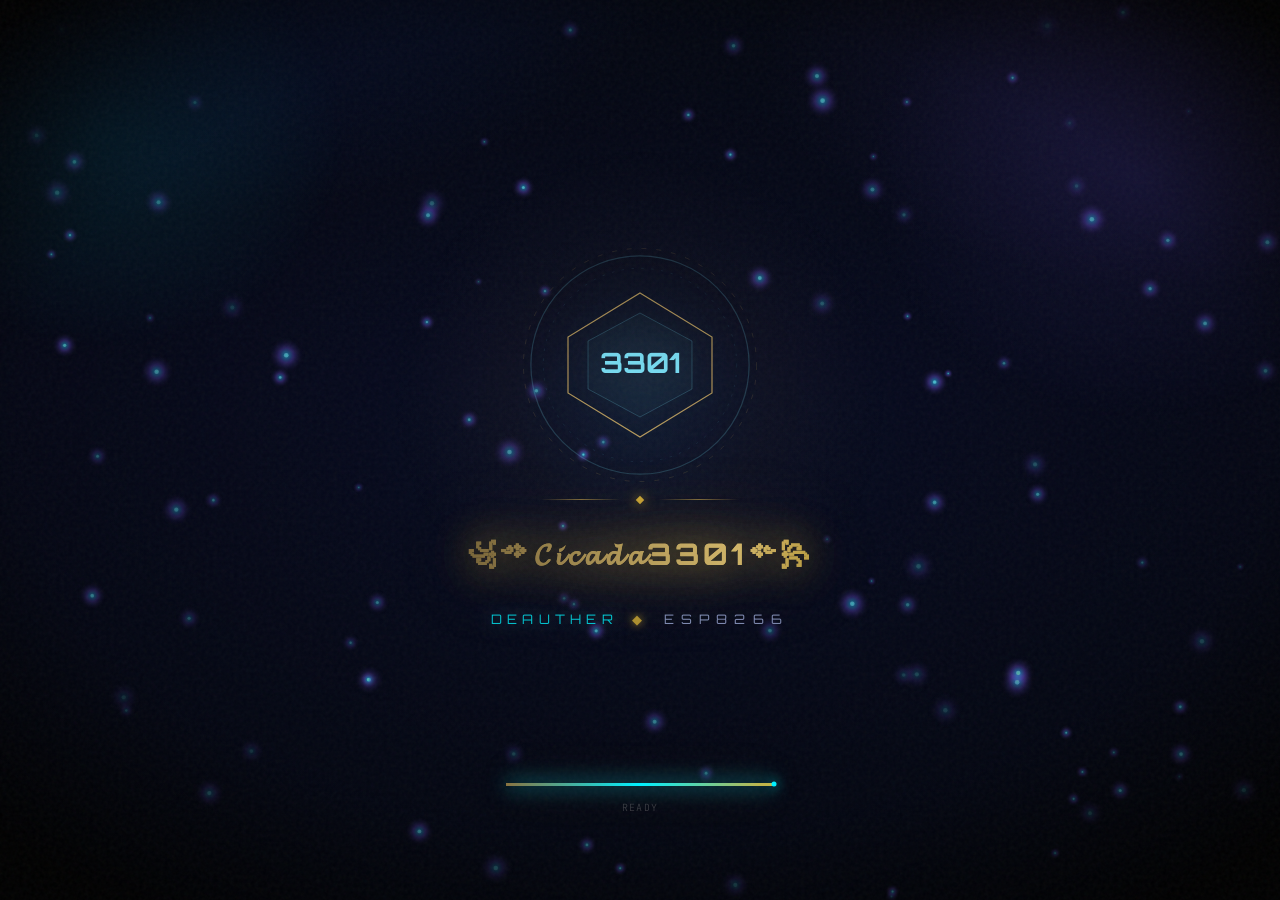
<file: web_interface/index.html>
<!DOCTYPE html>
<!-- saved from url=(0095)file:///C:/Users/denis/Desktop/esp/esp8266_deauther-2/esp8266_deauther/web_interface/index -->
<html lang="ru"><head><meta http-equiv="Content-Type" content="text/html; charset=UTF-8">
<meta name="viewport" content="width=device-width, initial-scale=1.0, maximum-scale=1.0, user-scalable=no, viewport-fit=cover">
<meta name="theme-color" content="#050a1b">
<title>Cicada3301 • Deauther</title>
<link rel="preconnect" href="https://fonts.googleapis.com/">
<link rel="preconnect" href="https://fonts.gstatic.com/" crossorigin="">
<link href="https://fonts.googleapis.com/css2?family=JetBrains+Mono:wght@400;500;700&family=Orbitron:wght@500;700;900&display=swap" rel="stylesheet">
<style>
    :root {
        --black: #050a1b;
        --void: #050a1b;
        --gold: #d4af37;
        --gold-bright: #f0d078;
        --gold-dim: #8a7340;
        --ice: #00f0ff;
        --ice-dim: rgba(0, 240, 255, 0.35);
        --white: #f4f6ff;
        --muted: #9aa8d8;
    }

    * {
        margin: 0;
        padding: 0;
        box-sizing: border-box;
    }

    html,
    body {
        width: 100%;
        height: 100%;
        min-height: 100vh;
        min-height: 100dvh;
        overflow: hidden;
        background:
            radial-gradient(900px 500px at 12% -8%, rgba(34, 85, 255, 0.22) 0%, transparent 58%),
            radial-gradient(760px 420px at 92% 6%, rgba(122, 92, 255, 0.20) 0%, transparent 55%),
            linear-gradient(180deg, #050a1b 0%, #070b22 42%, #050a1b 100%);
        color: var(--white);
        font-family: 'JetBrains Mono', monospace;
        -webkit-tap-highlight-color: transparent;
        touch-action: manipulation;
    }

    #starsBg {
        position: fixed;
        inset: 0;
        z-index: 0;
        pointer-events: none;
    }

    .bg-glow {
        position: fixed;
        inset: -20vh -20vw;
        z-index: 0;
        pointer-events: none;
        background:
            radial-gradient(closest-side at 20% 25%, rgba(0,240,255,0.14) 0%, transparent 68%),
            radial-gradient(closest-side at 78% 28%, rgba(122,92,255,0.16) 0%, transparent 70%);
        animation: bgFloat 14s ease-in-out infinite;
    }

    @keyframes bgFloat {
        0%, 100% { opacity: 0.85; }
        50% { opacity: 1; }
    }

    .splash {
        position: fixed;
        inset: 0;
        display: flex;
        align-items: center;
        justify-content: center;
        background: transparent;
        z-index: 2;
    }

    .splash.fade-out {
        animation: exit 0.9s cubic-bezier(0.4, 0, 1, 1) forwards;
    }

    @keyframes exit {
        to {
            opacity: 0;
            filter: blur(12px);
        }
    }

    /* мягкая виньетка — только по краям */
    .vignette {
        pointer-events: none;
        position: fixed;
        inset: 0;
        background: radial-gradient(ellipse 70% 65% at 50% 48%, transparent 0%, rgba(0, 0, 0, 0.4) 70%, #000 100%);
        z-index: 5;
    }

    /* тонкое свечение в центре */
    .glow-orb {
        pointer-events: none;
        position: fixed;
        width: min(520px, 90vw);
        height: min(520px, 90vw);
        left: 50%;
        top: 44%;
        transform: translate(-50%, -50%);
        background: radial-gradient(circle, rgba(126, 232, 255, 0.07) 0%, rgba(201, 169, 98, 0.04) 35%, transparent 68%);
        animation: orbPulse 4s ease-in-out infinite;
        z-index: 1;
    }

    @keyframes orbPulse {

        0%,
        100% {
            opacity: 0.7;
            transform: translate(-50%, -50%) scale(1);
        }

        50% {
            opacity: 1;
            transform: translate(-50%, -50%) scale(1.06);
        }
    }

    .noise {
        pointer-events: none;
        position: fixed;
        inset: 0;
        opacity: 0.045;
        z-index: 6;
        background-image: url("data:image/svg+xml,%3Csvg viewBox='0 0 256 256' xmlns='http://www.w3.org/2000/svg'%3E%3Cfilter id='n'%3E%3CfeTurbulence type='fractalNoise' baseFrequency='0.85' numOctaves='4' stitchTiles='stitch'/%3E%3C/filter%3E%3Crect width='100%25' height='100%25' filter='url(%23n)'/%3E%3C/svg%3E");
    }

    .stars {
        pointer-events: none;
        position: fixed;
        inset: 0;
        z-index: 0;
    }

    .star {
        position: absolute;
        background: #fff;
        border-radius: 50%;
        opacity: 0;
        animation: twinkle 3s ease-in-out infinite;
    }

    @keyframes twinkle {

        0%,
        100% {
            opacity: 0.15;
        }

        50% {
            opacity: 0.7;
        }
    }

    .frame {
        position: relative;
        z-index: 4;
        text-align: center;
        padding: 2rem 1.5rem;
        padding-top: max(1.5rem, env(safe-area-inset-top));
        padding-left: max(1rem, env(safe-area-inset-left));
        padding-right: max(1rem, env(safe-area-inset-right));
        max-width: 100%;
        width: 100%;
        animation: frameIn 2s cubic-bezier(0.16, 1, 0.3, 1) forwards;
        opacity: 0;
    }

    @keyframes frameIn {
        to {
            opacity: 1;
        }
    }

    /* SVG-эмблема */
    .emblem {
        width: min(200px, 52vw);
        height: min(200px, 52vw);
        margin: 0 auto 2rem;
        position: relative;
        opacity: 0;
        animation: emblemIn 1.6s cubic-bezier(0.16, 1, 0.3, 1) 0.25s forwards,
            emblemFloat 5s ease-in-out 1.9s infinite;
    }

    @keyframes emblemIn {
        from {
            opacity: 0;
            transform: translateY(20px) scale(0.92);
            filter: blur(10px);
        }

        to {
            opacity: 1;
            transform: translateY(0) scale(1);
            filter: blur(0);
        }
    }

    @keyframes emblemFloat {

        0%,
        100% {
            transform: translateY(0);
        }

        50% {
            transform: translateY(-8px);
        }
    }

    .emblem svg {
        width: 100%;
        height: 100%;
        filter: drop-shadow(0 0 24px rgba(126, 232, 255, 0.25)) drop-shadow(0 0 48px rgba(201, 169, 98, 0.15));
    }

    .ring-svg {
        position: absolute;
        inset: -12%;
        animation: spinSlow 20s linear infinite;
    }

    .ring-svg.rev {
        animation-direction: reverse;
        animation-duration: 14s;
    }

    @keyframes spinSlow {
        to {
            transform: rotate(360deg);
        }
    }

    .ornament {
        display: flex;
        align-items: center;
        justify-content: center;
        gap: 1rem;
        margin-bottom: 1.2rem;
        opacity: 0;
        animation: lineIn 1.2s cubic-bezier(0.16, 1, 0.3, 1) 1s forwards;
    }

    .ornament-line {
        height: 1px;
        width: min(80px, 18vw);
        background: linear-gradient(90deg, transparent, var(--gold-dim), transparent);
    }

    .ornament-diamond {
        width: 6px;
        height: 6px;
        background: var(--gold);
        transform: rotate(45deg);
        box-shadow: 0 0 12px var(--gold);
    }

    @keyframes lineIn {
        from {
            opacity: 0;
            transform: scaleX(0.3);
        }

        to {
            opacity: 1;
            transform: scaleX(1);
        }
    }

    .title {
        font-family: 'Cinzel', 'Orbitron', serif;
        font-weight: 700;
        font-size: clamp(1.15rem, 5vw, 1.85rem);
        letter-spacing: 0.12em;
        line-height: 1.35;
        position: relative;
        max-width: 100%;
        width: 100%;
        padding: 0 0.25rem;
        margin: 0 auto;
    }

    .title-spin-wrap {
        display: flex;
        align-items: center;
        justify-content: center;
        width: 100%;
        min-height: 4rem;
        margin: 0 auto;
        opacity: 0;
        perspective: 1000px;
        perspective-origin: 50% 50%;
        animation: titleReveal 1.5s cubic-bezier(0.16, 1, 0.3, 1) 1.15s forwards;
    }

    .title-spin-wrap.spin-active .title-spin-text {
        animation: titleSpinMeridian 20s linear infinite, goldShimmer 5s ease-in-out infinite;
    }

    .title-spin-wrap.spin-active .title-spin-text:nth-child(2) {
        animation: titleSpinMeridian2 20s linear infinite, goldShimmer 5s ease-in-out infinite;
        position: absolute;
    }

    .title-spin-text {
        display: inline-block;
        transform-origin: center center;
        transform-style: preserve-3d;
        -webkit-backface-visibility: hidden;
        backface-visibility: hidden;
        white-space: nowrap;
        padding: 0.2rem 0.5rem;
        will-change: transform;
        background: linear-gradient(105deg, var(--gold-dim) 0%, var(--gold-bright) 35%, var(--gold) 50%, var(--gold-bright) 65%, var(--gold-dim) 100%);
        background-size: 220% auto;
        -webkit-background-clip: text;
        background-clip: text;
        color: transparent;
        -webkit-text-fill-color: transparent;
        filter: drop-shadow(0 0 20px rgba(212, 175, 55, 0.5)) drop-shadow(0 0 40px rgba(201, 169, 98, 0.28));
    }

    .title-spin-short {
        display: none;
    }

    /* Вращение по меридиану — вокруг вертикальной оси (как глобус), не в плоскости экрана */
    @keyframes titleSpinMeridian {
        from { transform: rotateY(0deg); }
        to   { transform: rotateY(360deg); }
    }

    @keyframes titleSpinMeridian2 {
        from { transform: rotateY(180deg); }
        to   { transform: rotateY(540deg); }
    }

    @keyframes titleReveal {
        from {
            opacity: 0;
            transform: translateY(18px);
            filter: blur(10px);
        }

        to {
            opacity: 1;
            transform: translateY(0);
            filter: blur(0);
        }
    }

    @keyframes goldShimmer {
        0%, 100% {
            background-position: 0% center;
        }

        50% {
            background-position: 100% center;
        }
    }

    .subtitle {
        margin-top: 1.6rem;
        font-family: 'Orbitron', sans-serif;
        font-weight: 400;
        font-size: clamp(0.65rem, 2.8vw, 0.82rem);
        letter-spacing: 0.55em;
        text-transform: uppercase;
        color: var(--muted);
        animation: subUp 0.9s ease 0.85s both;
        display: flex;
        flex-wrap: wrap;
        align-items: center;
        justify-content: center;
        gap: 0.35rem 0.6rem;
        max-width: 100%;
    }

    .subtitle .hl {
        color: var(--ice);
        letter-spacing: 0.4em;
        text-shadow: 0 0 16px rgba(126, 232, 255, 0.5);
    }

    .subtitle .dot {
        color: var(--gold);
        margin: 0 0.35em;
        text-shadow: 0 0 8px var(--gold);
    }

    @keyframes subUp {
        from {
            opacity: 0;
            transform: translateY(12px);
            letter-spacing: 0.7em;
        }

        to {
            opacity: 1;
            transform: translateY(0);
        }
    }

    .progress-area {
        position: fixed;
        bottom: max(1.25rem, env(safe-area-inset-bottom));
        left: 0;
        right: 0;
        margin-left: auto;
        margin-right: auto;
        width: min(300px, calc(100vw - 2rem));
        z-index: 7;
        animation: subUp 1s cubic-bezier(0.16, 1, 0.3, 1) 1.85s both;
        padding: 0 1rem;
        box-sizing: border-box;
        display: flex;
        flex-direction: column;
        align-items: center;
        text-align: center;
    }

    .progress-labels {
        width: 100%;
        max-width: 300px;
        display: flex;
        flex-direction: column;
        align-items: center;
        text-align: center;
    }

    .progress-track {
        width: 100%;
        max-width: 280px;
        height: 1px;
        background: rgba(255, 255, 255, 0.08);
        position: relative;
        overflow: visible;
        margin: 0 auto;
    }

    .progress-glow {
        position: absolute;
        top: -1px;
        left: 0;
        height: 3px;
        width: 0;
        background: linear-gradient(90deg, var(--gold-dim), var(--ice), var(--gold));
        box-shadow: 0 0 20px var(--ice), 0 0 40px rgba(201, 169, 98, 0.4);
        animation: progress 3.2s cubic-bezier(0.4, 0, 0.2, 1) 0.4s forwards;
    }

    @keyframes progress {
        to {
            width: 100%;
        }
    }

    .progress-dot {
        position: absolute;
        right: 0;
        top: 50%;
        width: 5px;
        height: 5px;
        background: var(--ice);
        border-radius: 50%;
        transform: translate(50%, -50%) scale(0);
        box-shadow: 0 0 12px var(--ice);
        animation: dotPop 0.4s cubic-bezier(0.16, 1, 0.3, 1) 4.85s forwards;
    }

    @keyframes dotPop {
        to {
            transform: translate(50%, -50%) scale(1);
        }
    }

    .hint {
        margin-top: 1rem;
        font-family: 'JetBrains Mono', monospace;
        font-size: 0.62rem;
        font-weight: 300;
        letter-spacing: 0.12em;
        text-transform: uppercase;
        color: #3a3a42;
        text-align: center;
        width: 100%;
        line-height: 1.5;
        overflow-wrap: break-word;
        word-break: break-word;
    }

    .skip-hint {
        margin-top: 0.45rem;
        font-size: 0.55rem;
        letter-spacing: 0.06em;
        color: #4a4a55;
        text-align: center;
        width: 100%;
    }

    .skip-short {
        display: none;
    }

    .start-btn {
        display: inline-block;
        margin-top: 1.25rem;
        padding: 0.85rem 2.2rem;
        font-family: 'Orbitron', sans-serif;
        font-size: 0.75rem;
        font-weight: 700;
        letter-spacing: 0.2em;
        text-transform: uppercase;
        text-decoration: none;
        color: var(--void);
        background: linear-gradient(135deg, var(--gold) 0%, var(--gold-dim) 100%);
        border: 1px solid rgba(201, 169, 98, 0.6);
        border-radius: 4px;
        box-shadow: 0 0 24px rgba(201, 169, 98, 0.35), 0 4px 20px rgba(0, 0, 0, 0.4);
        opacity: 0;
        transform: translateY(12px);
        pointer-events: none;
        transition: opacity 0.5s ease, transform 0.5s ease, box-shadow 0.25s ease;
    }

    .start-btn.visible {
        opacity: 1;
        transform: translateY(0);
        pointer-events: auto;
        animation: startPulse 2.5s ease-in-out infinite;
    }

    .start-btn.visible:hover,
    .start-btn.visible:focus {
        box-shadow: 0 0 32px rgba(110, 231, 255, 0.45), 0 0 20px rgba(201, 169, 98, 0.5);
        outline: none;
    }

    @keyframes startPulse {

        0%,
        100% {
            box-shadow: 0 0 24px rgba(201, 169, 98, 0.35), 0 4px 20px rgba(0, 0, 0, 0.4);
        }

        50% {
            box-shadow: 0 0 36px rgba(110, 231, 255, 0.4), 0 4px 24px rgba(0, 0, 0, 0.45);
        }
    }

    @media (min-width: 769px) {
        .skip-hint {
            display: none;
        }
    }

    .scan-bar {
        pointer-events: none;
        position: fixed;
        left: 0;
        right: 0;
        height: 2px;
        background: linear-gradient(90deg, transparent, var(--ice), transparent);
        opacity: 0;
        z-index: 8;
        animation: scanMove 2.5s ease-in-out 0.6s infinite;
    }

    @keyframes scanMove {
        0% {
            top: 15%;
            opacity: 0;
        }

        10% {
            opacity: 0.35;
        }

        90% {
            opacity: 0.35;
        }

        100% {
            top: 85%;
            opacity: 0;
        }
    }

    /* ——— Мобильные ——— */
    @media (max-width: 768px) {
        .glow-orb {
            width: 100vw;
            height: 100vw;
            top: 42%;
        }

        .emblem {
            width: min(168px, 58vw);
            height: min(168px, 58vw);
            margin-bottom: 1.35rem;
        }

        .frame {
            padding-top: max(2.5rem, env(safe-area-inset-top));
            padding-bottom: 5.5rem;
        }

        .ornament {
            gap: 0.55rem;
            margin-bottom: 0.85rem;
        }

        .ornament-line {
            width: min(48px, 14vw);
        }

        .title-spin-full {
            display: none;
        }

        .title-spin-short {
            display: flex;
            font-size: clamp(1.35rem, 7.5vw, 1.75rem);
            letter-spacing: 0.08em;
        }

        .subtitle {
            margin-top: 1rem;
            letter-spacing: 0.22em;
            font-size: 0.72rem;
        }

        .subtitle .hl,
        .subtitle .dot,
        .subtitle .sub-esp {
            letter-spacing: 0.18em;
        }

        .progress-area {
            width: min(280px, calc(100vw - 1.5rem));
        }

        .progress-track {
            max-width: 260px;
        }

        .hint {
            font-size: 0.56rem;
            letter-spacing: 0.06em;
            margin-top: 0.75rem;
        }

        .skip-hint {
            letter-spacing: 0.04em;
            font-size: 0.52rem;
        }

        .skip-long {
            display: none;
        }

        .skip-short {
            display: inline;
        }
    }

    @media (max-width: 480px) {
        .emblem {
            width: min(140px, 52vw);
            height: min(140px, 52vw);
            margin-bottom: 1rem;
        }

        @keyframes emblemFloat {

            0%,
            100% {
                transform: translateY(0);
            }

            50% {
                transform: translateY(-4px);
            }
        }

        .title-spin-short {
            font-size: clamp(1.2rem, 8vw, 1.5rem);
            letter-spacing: 0.05em;
        }

        .subtitle {
            flex-direction: column;
            gap: 0.25rem;
            letter-spacing: 0.15em;
        }

        .subtitle .dot {
            display: none;
        }

        .progress-area {
            width: min(260px, calc(100vw - 1.25rem));
        }

        .progress-track {
            max-width: 240px;
        }

        .hint {
            font-size: 0.5rem;
            letter-spacing: 0.04em;
        }

        .skip-hint {
            font-size: 0.48rem;
        }
    }

    @media (max-width: 390px) {
        .emblem {
            width: 128px;
            height: 128px;
        }

        .title-spin-short {
            font-size: 1.15rem;
        }

        .subtitle {
            font-size: 0.65rem;
        }

        .frame {
            padding-bottom: 6.5rem;
        }
    }

    @media (prefers-reduced-motion: reduce) {

        .emblem,
        .glow-orb,
        .scan-bar,
        .star,
        .ring-svg,
        .title-spin-text {
            animation: none !important;
        }

        .title-spin-wrap.spin-active .title-spin-text {
            transform: none;
        }

        .splash.fade-out {
            animation-duration: 0.35s;
        }
    }
</style>
</head><body>
<canvas id="starsBg"></canvas>
<div class="bg-glow"></div>
<div class="splash" id="splash">
    <div class="stars" id="stars"><div class="star" style="width: 1px; height: 1px; left: 23.398%; top: 45.4481%; animation-delay: 1.05823s; animation-duration: 5.97242s;"></div><div class="star" style="width: 1px; height: 1px; left: 48.207%; top: 68.4161%; animation-delay: 2.79787s; animation-duration: 3.24367s;"></div><div class="star" style="width: 1px; height: 1px; left: 84.0458%; top: 19.7852%; animation-delay: 2.17319s; animation-duration: 2.09282s;"></div><div class="star" style="width: 1px; height: 1px; left: 10.4846%; top: 6.63827%; animation-delay: 0.98892s; animation-duration: 4.7463s;"></div><div class="star" style="width: 1px; height: 1px; left: 46.0388%; top: 58.0072%; animation-delay: 1.57314s; animation-duration: 5.34919s;"></div><div class="star" style="width: 1px; height: 1px; left: 40.5915%; top: 10.9497%; animation-delay: 0.328365s; animation-duration: 5.62787s;"></div><div class="star" style="width: 1px; height: 1px; left: 88.8323%; top: 28.576%; animation-delay: 0.164521s; animation-duration: 3.41435s;"></div><div class="star" style="width: 1px; height: 1px; left: 66.7591%; top: 55.8249%; animation-delay: 1.34701s; animation-duration: 3.56989s;"></div><div class="star" style="width: 1px; height: 1px; left: 21.0682%; top: 80.4693%; animation-delay: 2.8857s; animation-duration: 5.03567s;"></div><div class="star" style="width: 1px; height: 1px; left: 89.2374%; top: 65.8877%; animation-delay: 2.76491s; animation-duration: 4.29749s;"></div><div class="star" style="width: 1px; height: 1px; left: 65.7741%; top: 55.2174%; animation-delay: 1.53355s; animation-duration: 4.53361s;"></div><div class="star" style="width: 1px; height: 1px; left: 5.42456%; top: 36.2636%; animation-delay: 1.91811s; animation-duration: 3.46499s;"></div><div class="star" style="width: 1px; height: 1px; left: 34.4228%; top: 98.5152%; animation-delay: 1.63032s; animation-duration: 2.56406s;"></div><div class="star" style="width: 2px; height: 2px; left: 34.026%; top: 2.15989%; animation-delay: 1.49911s; animation-duration: 2.84149s;"></div><div class="star" style="width: 1px; height: 1px; left: 91.1774%; top: 49.6988%; animation-delay: 0.0995742s; animation-duration: 5.99229s;"></div><div class="star" style="width: 1px; height: 1px; left: 14.2454%; top: 44.3046%; animation-delay: 1.81871s; animation-duration: 4.98344s;"></div><div class="star" style="width: 1px; height: 1px; left: 7.71206%; top: 73.5085%; animation-delay: 1.85488s; animation-duration: 2.8652s;"></div><div class="star" style="width: 1px; height: 1px; left: 17.7899%; top: 84.3826%; animation-delay: 1.41964s; animation-duration: 2.13241s;"></div><div class="star" style="width: 1px; height: 1px; left: 41.69%; top: 46.4187%; animation-delay: 2.45203s; animation-duration: 4.00465s;"></div><div class="star" style="width: 1px; height: 1px; left: 15.5465%; top: 39.8737%; animation-delay: 2.6345s; animation-duration: 2.733s;"></div><div class="star" style="width: 1px; height: 1px; left: 31.813%; top: 80.8727%; animation-delay: 1.60118s; animation-duration: 4.8904s;"></div><div class="star" style="width: 1px; height: 1px; left: 54.0618%; top: 60.5031%; animation-delay: 1.44505s; animation-duration: 4.89041s;"></div><div class="star" style="width: 1px; height: 1px; left: 15.0055%; top: 81.2703%; animation-delay: 2.31409s; animation-duration: 2.13986s;"></div><div class="star" style="width: 1px; height: 1px; left: 29.1404%; top: 57.671%; animation-delay: 2.49637s; animation-duration: 3.37737s;"></div><div class="star" style="width: 1px; height: 1px; left: 43.1113%; top: 83.3569%; animation-delay: 0.673053s; animation-duration: 3.04912s;"></div><div class="star" style="width: 1px; height: 1px; left: 72.254%; top: 74.2379%; animation-delay: 0.0349901s; animation-duration: 3.87428s;"></div><div class="star" style="width: 1px; height: 1px; left: 28.9847%; top: 1.63546%; animation-delay: 0.0102434s; animation-duration: 3.8713s;"></div><div class="star" style="width: 1px; height: 1px; left: 31.444%; top: 16.2026%; animation-delay: 0.36217s; animation-duration: 5.42197s;"></div><div class="star" style="width: 1px; height: 1px; left: 27.8655%; top: 18.5589%; animation-delay: 1.76778s; animation-duration: 2.25259s;"></div><div class="star" style="width: 1px; height: 1px; left: 77.23%; top: 26.8094%; animation-delay: 2.798s; animation-duration: 5.46738s;"></div><div class="star" style="width: 1px; height: 1px; left: 50.0522%; top: 58.8953%; animation-delay: 2.20717s; animation-duration: 5.29933s;"></div><div class="star" style="width: 1px; height: 1px; left: 11.3898%; top: 60.4639%; animation-delay: 1.73301s; animation-duration: 2.67134s;"></div><div class="star" style="width: 1px; height: 1px; left: 70.0756%; top: 41.7417%; animation-delay: 1.73696s; animation-duration: 2.71158s;"></div><div class="star" style="width: 1px; height: 1px; left: 36.2682%; top: 50.1599%; animation-delay: 0.293477s; animation-duration: 5.56003s;"></div><div class="star" style="width: 1px; height: 1px; left: 38.1654%; top: 71.141%; animation-delay: 1.19517s; animation-duration: 5.71647s;"></div><div class="star" style="width: 1px; height: 1px; left: 74.4234%; top: 92.4064%; animation-delay: 0.957766s; animation-duration: 2.35526s;"></div><div class="star" style="width: 1px; height: 1px; left: 92.8086%; top: 31.5258%; animation-delay: 1.37267s; animation-duration: 3.54225s;"></div><div class="star" style="width: 1px; height: 1px; left: 94.1951%; top: 98.7668%; animation-delay: 0.974745s; animation-duration: 5.76396s;"></div><div class="star" style="width: 1px; height: 1px; left: 90.3368%; top: 83.6988%; animation-delay: 2.41434s; animation-duration: 3.81725s;"></div><div class="star" style="width: 1px; height: 1px; left: 49.8587%; top: 6.44109%; animation-delay: 2.20228s; animation-duration: 4.74143s;"></div><div class="star" style="width: 1px; height: 1px; left: 25.6429%; top: 0.833833%; animation-delay: 1.98503s; animation-duration: 5.09387s;"></div><div class="star" style="width: 1px; height: 1px; left: 25.2401%; top: 77.2203%; animation-delay: 2.94269s; animation-duration: 5.07136s;"></div><div class="star" style="width: 1px; height: 1px; left: 16.6213%; top: 42.8805%; animation-delay: 2.98969s; animation-duration: 2.01973s;"></div><div class="star" style="width: 1px; height: 1px; left: 37.6805%; top: 36.9927%; animation-delay: 1.67946s; animation-duration: 3.50413s;"></div><div class="star" style="width: 1px; height: 1px; left: 52.5389%; top: 17.068%; animation-delay: 2.4537s; animation-duration: 5.76066s;"></div><div class="star" style="width: 1px; height: 1px; left: 91.4591%; top: 68.1619%; animation-delay: 0.0923825s; animation-duration: 4.31153s;"></div><div class="star" style="width: 1px; height: 1px; left: 58.9179%; top: 11.0661%; animation-delay: 0.624762s; animation-duration: 4.14362s;"></div><div class="star" style="width: 1px; height: 1px; left: 14.4294%; top: 15.886%; animation-delay: 0.749758s; animation-duration: 4.91962s;"></div><div class="star" style="width: 1px; height: 1px; left: 83.954%; top: 1.05897%; animation-delay: 0.178324s; animation-duration: 4.2654s;"></div><div class="star" style="width: 1px; height: 1px; left: 35.3576%; top: 12.2713%; animation-delay: 2.56529s; animation-duration: 2.54344s;"></div><div class="star" style="width: 1px; height: 1px; left: 23.6182%; top: 48.5252%; animation-delay: 0.648431s; animation-duration: 2.63879s;"></div><div class="star" style="width: 1px; height: 1px; left: 99.7233%; top: 56.0701%; animation-delay: 2.07195s; animation-duration: 2.80375s;"></div><div class="star" style="width: 1px; height: 1px; left: 27.8791%; top: 72.7275%; animation-delay: 0.615533s; animation-duration: 4.61612s;"></div><div class="star" style="width: 1px; height: 1px; left: 64.7451%; top: 41.2056%; animation-delay: 0.0849712s; animation-duration: 4.67431s;"></div><div class="star" style="width: 1px; height: 1px; left: 47.5146%; top: 88.0626%; animation-delay: 0.853941s; animation-duration: 5.00405s;"></div><div class="star" style="width: 1px; height: 1px; left: 4.42417%; top: 88.3643%; animation-delay: 1.80154s; animation-duration: 2.91151s;"></div><div class="star" style="width: 1px; height: 1px; left: 78.5939%; top: 97.7197%; animation-delay: 2.85263s; animation-duration: 2.96469s;"></div><div class="star" style="width: 1px; height: 1px; left: 11.4069%; top: 5.49259%; animation-delay: 1.59209s; animation-duration: 4.20409s;"></div><div class="star" style="width: 1px; height: 1px; left: 72.4054%; top: 15.3967%; animation-delay: 1.61947s; animation-duration: 3.00498s;"></div><div class="star" style="width: 1px; height: 1px; left: 35.8811%; top: 4.73238%; animation-delay: 2.28085s; animation-duration: 2.15579s;"></div></div>
    <div class="glow-orb"></div>
    <div class="scan-bar"></div>
    <div class="vignette"></div>
    <div class="noise"></div>
    <div class="frame">
        <div class="emblem">
            <div class="ring-svg"> <svg viewBox="0 0 200 200" fill="none" xmlns="http://www.w3.org/2000/svg">
                    <circle cx="100" cy="100" r="94" stroke="rgba(201,169,98,0.25)" stroke-width="0.5" stroke-dasharray="4 8"></circle>
                    <circle cx="100" cy="100" r="88" stroke="rgba(126,232,255,0.2)" stroke-width="1"></circle>
                </svg> </div>
            <div class="ring-svg rev"> <svg viewBox="0 0 200 200" fill="none" xmlns="http://www.w3.org/2000/svg">
                    <circle cx="100" cy="100" r="78" stroke="rgba(126,232,255,0.15)" stroke-width="0.5" stroke-dasharray="2 6"></circle>
                </svg> </div> <svg viewBox="0 0 200 200" fill="none" xmlns="http://www.w3.org/2000/svg">
                <polygon points="100,28 172,72 172,128 100,172 28,128 28,72" stroke="url(#g1)" stroke-width="1.2" fill="none" opacity="0.9"></polygon>
                <polygon points="100,48 152,76 152,124 100,152 48,124 48,76" stroke="rgba(126,232,255,0.35)" stroke-width="0.6" fill="rgba(126,232,255,0.03)"></polygon> <text x="100" y="108" text-anchor="middle" font-family="Orbitron,sans-serif" font-size="28" font-weight="700" fill="url(#g2)">3301</text>
                <defs>
                    <lineargradient id="g1" x1="28" y1="28" x2="172" y2="172">
                        <stop offset="0%" stop-color="#c9a962"></stop>
                        <stop offset="50%" stop-color="#7ee8ff"></stop>
                        <stop offset="100%" stop-color="#c9a962"></stop>
                    </lineargradient>
                    <lineargradient id="g2" x1="70" y1="80" x2="130" y2="120">
                        <stop offset="0%" stop-color="#7ee8ff"></stop>
                        <stop offset="100%" stop-color="#f4f4f6"></stop>
                    </lineargradient>
                </defs>
            </svg>
        </div>
        <div class="ornament"> <span class="ornament-line"></span> <span class="ornament-diamond"></span> <span class="ornament-line"></span> </div>
        <h1 class="title">
            <div class="title-spin-wrap title-spin-full spin-active" id="titleSpinFull">
                <span class="title-spin-text">꧁༺𝓒𝓲𝓬𝓪𝓭𝓪3301༻꧂</span>
                <span class="title-spin-text">꧁༺𝓒𝓲𝓬𝓪𝓭𝓪3301༻꧂</span>
            </div>
            <div class="title-spin-wrap title-spin-short spin-active" id="titleSpinShort">
                <span class="title-spin-text">꧁༺𝓒𝓲𝓬𝓪𝓭𝓪3301༻꧂</span>
                <span class="title-spin-text">꧁༺𝓒𝓲𝓬𝓪𝓭𝓪3301༻꧂</span>
            </div>
        </h1>
        <p class="subtitle"> <span class="hl">deauther</span> <span class="dot">◆</span> <span class="sub-esp">esp8266</span>
        </p>
    </div>
    <div class="progress-area">
        <div class="progress-track">
            <div class="progress-glow"></div> <span class="progress-dot"></span>
        </div>
        <div class="progress-labels">
            <p class="hint">ready</p>
            <p class="hint skip-hint"> <span class="skip-long">кнопка «Продолжить» появится через 5 секунд</span> <span class="skip-short">через 5 с — «Продолжить»</span> </p> <a href="scan" class="start-btn" id="startBtn" aria-label="Продолжить">Продолжить</a>
        </div>
    </div>
</div>
<script src="js/site.js"></script>
<script> (function () {
    var TARGET = 'scan';
    var stars = document.getElementById('stars');
    var startBtn = document.getElementById('startBtn');
    var titleSpinFull = document.getElementById('titleSpinFull');
    var titleSpinShort = document.getElementById('titleSpinShort');
    var redirected = false;
    var reduceMotion = window.matchMedia('(prefers-reduced-motion: reduce)').matches;

    function showStartBtn() {
        if (startBtn) startBtn.classList.add('visible');
        var hint = document.querySelector('.progress-labels .hint');
        if (hint) hint.textContent = 'ready';
    }

    function startTitleSpin() {
        if (reduceMotion) return;
        if (titleSpinFull) titleSpinFull.classList.add('spin-active');
        if (titleSpinShort) titleSpinShort.classList.add('spin-active');
    }

    function goTarget() {
        if (redirected) return;
        redirected = true;
        document.getElementById('splash').classList.add('fade-out');
        setTimeout(function () { window.location.href = TARGET; }, 650);
    }

    var starCount = window.matchMedia('(max-width: 480px)').matches ? 32 : 60;
    for (var i = 0; i < starCount; i++) {
        var s = document.createElement('div');
        s.className = 'star';
        var size = Math.random() > 0.92 ? 2 : 1;
        s.style.width = size + 'px';
        s.style.height = size + 'px';
        s.style.left = (Math.random() * 100) + '%';
        s.style.top = (Math.random() * 100) + '%';
        s.style.animationDelay = (Math.random() * 3) + 's';
        s.style.animationDuration = (2 + Math.random() * 4) + 's';
        stars.appendChild(s);
    }

    getFile('settings.json', function (res) {
        try {
            var s = JSON.parse(res);
            if (s.workmode === 1) {
                TARGET = 'repeater';
                if (startBtn) {
                    startBtn.setAttribute('href', TARGET);
                    startBtn.setAttribute('aria-label', 'Продолжить — ретранслятор');
                }
            }
        } catch (e) { }
    }, 5000);

    setTimeout(startTitleSpin, 2700);
    setTimeout(showStartBtn, 5000);

    if (startBtn) {
        startBtn.addEventListener('click', function (e) {
            e.preventDefault();
            goTarget();
        });
    }
})(); </script>
<script src="js/theme_bg.js"></script>
</body></html>
</file>
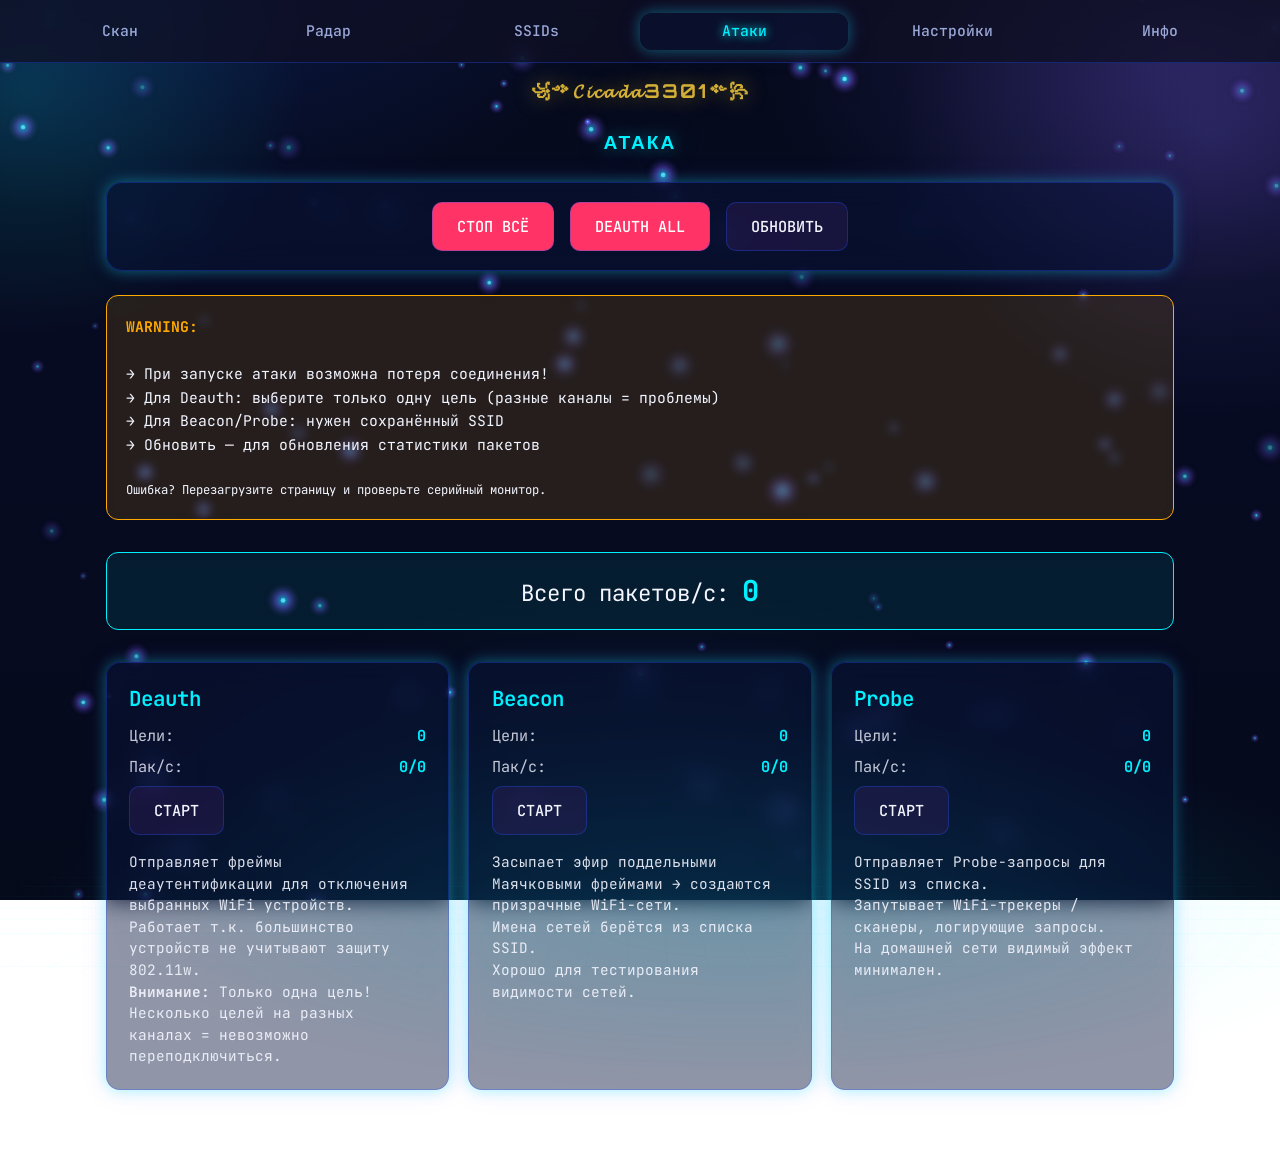
<file: web_interface/attack.html>
<html lang=en>
<meta charset=UTF-8>
<meta name=viewport content="width=device-width, initial-scale=1.0, maximum-scale=1.0, user-scalable=no">
<meta name=theme-color content="#050a1b">
<meta name=description content="ESP8266 Deauther - Attack Panel">
<title>Deauther • Attack</title>
<link rel=preconnect href="https://fonts.googleapis.com">
<link rel=preconnect href="https://fonts.gstatic.com" crossorigin="">
<link
    href="https://fonts.googleapis.com/css2?family=JetBrains+Mono:wght@400;500;700&amp;family=Orbitron:wght@500;700;900&amp;display=swap"
    rel=stylesheet>
<link rel=stylesheet href=css/cicada_theme.css>
<style>
    .control-panel {
        display: flex;
        flex-wrap: wrap;
        gap: 1rem;
        justify-content: center;
        background: var(--glass);
        backdrop-filter: blur(15px);
        border: 1px solid var(--glass-border);
        border-radius: 16px;
        padding: 1.2rem;
        margin: 1.5rem 0;
        box-shadow: var(--glow);
    }

    button {
        background: rgba(50, 30, 90, 0.4);
        border: 1px solid var(--glass-border);
        border-radius: 10px;
        color: var(--text);
        padding: 0.8rem 1.5rem;
        font-family: inherit;
        font-size: 0.95rem;
        font-weight: 500;
        cursor: pointer;
        transition: all 0.25s ease;
    }

    button:hover {
        transform: translateY(-3px);
        box-shadow: 0 0 20px var(--accent-glow);
    }

    button.active {
        background: var(--success);
        color: #000;
        box-shadow: 0 0 25px rgba(0, 255, 157, 0.5);
    }

    button.stop-all {
        background: var(--danger);
        color: white;
    }

    button.stop-all:hover {
        background: #ff1a4d;
    }

    .info {
        background: rgba(255, 170, 0, 0.12);
        border: 1px solid var(--warning);
        border-radius: 12px;
        padding: 1.2rem;
        margin: 1.5rem 0;
        font-size: 0.92rem;
        line-height: 1.6;
        backdrop-filter: blur(5px);
    }

    .section {
        margin: 2.5rem 0;
    }

    .section h2 {
        color: var(--neon-cyan);
        font-size: 1.5rem;
        margin-bottom: 1rem;
        text-shadow: 0 0 12px var(--accent-glow);
    }

    .attack-grid {
        display: grid;
        grid-template-columns: repeat(auto-fit, minmax(280px, 1fr));
        gap: 1.2rem;
        margin: 1.5rem 0;
    }

    .attack-card {
        background: var(--glass);
        backdrop-filter: blur(12px);
        border: 1px solid var(--glass-border);
        border-radius: 14px;
        padding: 1.4rem;
        box-shadow: var(--glow);
        transition: all 0.3s ease;
    }

    .attack-card:hover {
        transform: translateY(-8px) scale(1.02);
        box-shadow: 0 15px 35px rgba(160, 32, 240, 0.25);
    }

    .attack-title {
        color: var(--neon-cyan);
        font-size: 1.3rem;
        margin-bottom: 0.8rem;
        font-weight: 600;
    }

    .attack-stats {
        display: flex;
        justify-content: space-between;
        font-size: 0.95rem;
        margin: 0.6rem 0;
    }

    .stat-label {
        opacity: 0.8;
    }

    .stat-value {
        font-weight: bold;
        color: var(--neon-cyan);
    }

    .attack-desc {
        font-size: 0.9rem;
        line-height: 1.5;
        opacity: 0.9;
        margin-top: 1rem;
    }

    .total-pkts {
        background: rgba(0, 240, 255, 0.08);
        border: 1px solid var(--neon-cyan);
        border-radius: 12px;
        padding: 1.2rem;
        text-align: center;
        font-size: 1.4rem;
        margin: 2rem 0;
    }

    .total-pkts span {
        color: var(--neon-cyan);
        font-weight: bold;
        font-size: 1.8rem;
    }

    .mobile-only {
        display: none;
    }

    .desktop-only {
        display: inline;
    }

    .brand-mark {
        opacity: 0.9;
    }

    @media (max-width: 480px) {
        body {
            font-size: 0.84rem;
        }

        .container {
            padding: 0 0.7rem;
        }

        .menu a {
            font-size: 0.82rem;
            padding: 0.55rem 0.22rem;
        }

        .attack-grid {
            grid-template-columns: 1fr;
            gap: 0.75rem;
            margin: 1rem 0;
        }

        .control-panel {
            flex-direction: column;
            align-items: stretch;
            gap: 0.65rem;
            padding: 0.9rem;
            margin: 1rem 0;
            border-radius: 12px;
        }

        .header {
            font-size: 1.5rem;
            margin: 0.85rem 0 1.05rem;
            letter-spacing: 1px;
        }

        button {
            padding: 0.62rem 0.82rem;
            font-size: 0.8rem;
        }

        .info {
            padding: 0.85rem;
            margin: 1rem 0;
            font-size: 0.8rem;
            line-height: 1.42;
        }

        .total-pkts {
            padding: 0.85rem;
            font-size: 1rem;
            margin: 1.2rem 0;
        }

        .total-pkts span {
            font-size: 1.2rem;
        }

        .attack-card {
            border-radius: 12px;
            padding: 0.85rem;
        }

        .attack-title {
            font-size: 1rem;
            margin-bottom: 0.45rem;
        }

        .attack-stats {
            font-size: 0.76rem;
            margin: 0.35rem 0;
        }

        .attack-desc {
            font-size: 0.74rem;
            line-height: 1.35;
            margin-top: 0.65rem;
        }

        .mobile-only {
            display: inline;
        }

        .desktop-only {
            display: none;
        }

        .brand-mark {
            display: none;
        }
    }

    @media (max-width: 390px) {
        body {
            font-size: 0.8rem;
        }

        .container {
            padding: 0 0.58rem;
        }

        .menu a {
            font-size: 0.76rem;
            padding: 0.5rem 0.14rem;
        }

        .header {
            font-size: 1.18rem;
            margin: 0.7rem 0 0.9rem;
        }

        .control-panel,
        .info,
        .total-pkts,
        .attack-card {
            padding: 0.72rem;
        }

        button {
            font-size: 0.72rem;
            padding: 0.44rem 0.58rem;
        }

        .attack-title {
            font-size: 0.88rem;
        }

        .attack-stats,
        .attack-desc {
            font-size: 0.68rem;
        }
    }
</style>

<body onload="loadLang()">
    <canvas id=starsBg></canvas>
    <div class=bg-glow></div>
    <div class=bg-grid></div>
    <nav>
        <ul class=menu>
            <li><a href=scan>Скан</a>
            <li><a href=radar>Радар</a>
            <li><a href=ssids>SSIDs</a>
            <li><a href=attack class=active>Атаки</a>
            <li><a href=settings>Настройки</a>
            <li><a href=info>Инфо</a>
        </ul>
    </nav>
    <div class=container>
        <h1 class=header>꧁༺𝓒𝓲𝓬𝓪𝓭𝓪3301༻꧂</h1>
        <h1 class=header>АТАКА</h1>
        <div class=control-panel> <button onclick="stopAll()" class=stop-all><span class=desktop-only>СТОП
                    ВСЁ</span><span class=mobile-only>СТОП ВСЕ</span></button> <button onclick="startDeauthAll()"
                class=stop-all><span class=desktop-only>DEAUTH ALL</span><span class=mobile-only>DEAUTH
                    ALL</span></button> <button onclick="load()"><span class=desktop-only>ОБНОВИТЬ</span><span
                    class=mobile-only>ОБНОВИТЬ</span></button> </div>
        <div class=info> <strong style="color:var(--warning);">WARNING:</strong><br><br> <span class=desktop-only>→ При
                запуске атаки возможна потеря соединения!<br> → Для Deauth: выберите только одну цель (разные каналы =
                проблемы)<br> → Для Beacon/Probe: нужен сохранённый SSID<br> → Обновить — для обновления статистики
                пакетов<br><br> <small>Ошибка? Перезагрузите страницу и проверьте серийный монитор.</small></span> <span
                class=mobile-only>→ Соединение может оборваться<br>→ Только одна цель<br>→ Beacon/Probe: нужен SSID<br>→
                Обновить для статистики</span> </div>
        <div class=total-pkts> Всего пакетов/с: <span id=allpkts>0</span> </div>
        <div class=attack-grid> <!-- Deauth Card -->
            <div class=attack-card>
                <div class=attack-title>Deauth</div>
                <div class=attack-stats> <span class=stat-label>Цели:</span> <span class=stat-value
                        id=deauthTargets>0</span> </div>
                <div class=attack-stats> <span class=stat-label>Пак/с:</span> <span class=stat-value
                        id=deauthPkts>0/0</span> </div> <button id=deauth onclick="start(0)" class=select>СТАРТ</button>
                <div class=attack-desc> Отправляет фреймы деаутентификации для отключения выбранных WiFi устройств.<br>
                    Работает т.к. большинство устройств не учитывают защиту 802.11w.<br> <strong>Внимание:</strong>
                    Только одна цель! Несколько целей на разных каналах = невозможно переподключиться. </div>
            </div> <!-- Beacon Card -->
            <div class=attack-card>
                <div class=attack-title>Beacon</div>
                <div class=attack-stats> <span class=stat-label>Цели:</span> <span class=stat-value
                        id=beaconTargets>0</span> </div>
                <div class=attack-stats> <span class=stat-label>Пак/с:</span> <span class=stat-value
                        id=beaconPkts>0/0</span> </div> <button id=beacon onclick="start(1)" class=select>СТАРТ</button>
                <div class=attack-desc> Засыпает эфир поддельными Маячковыми фреймами → создаются призрачные
                    WiFi-сети.<br> Имена сетей берётся из списка SSID.<br> Хорошо для тестирования видимости сетей.
                </div>
            </div>
            <div class=attack-card>
                <div class=attack-title>Probe</div>
                <div class=attack-stats> <span class=stat-label>Цели:</span> <span class=stat-value
                        id=probeTargets>0</span> </div>
                <div class=attack-stats> <span class=stat-label>Пак/с:</span> <span class=stat-value
                        id=probePkts>0/0</span> </div> <button id=probe onclick="start(2)" class=select>СТАРТ</button>
                <div class=attack-desc> Отправляет Probe-запросы для SSID из списка.<br> Запутывает WiFi-трекеры /
                    сканеры, логирующие запросы.<br> На домашней сети видимый эффект минимален. </div>
            </div>
        </div>
    </div>
    <script src="js/theme_bg.js"></script>
    <script src="js/site.js"></script>
    <script src="js/attack.js"></script>
</file>
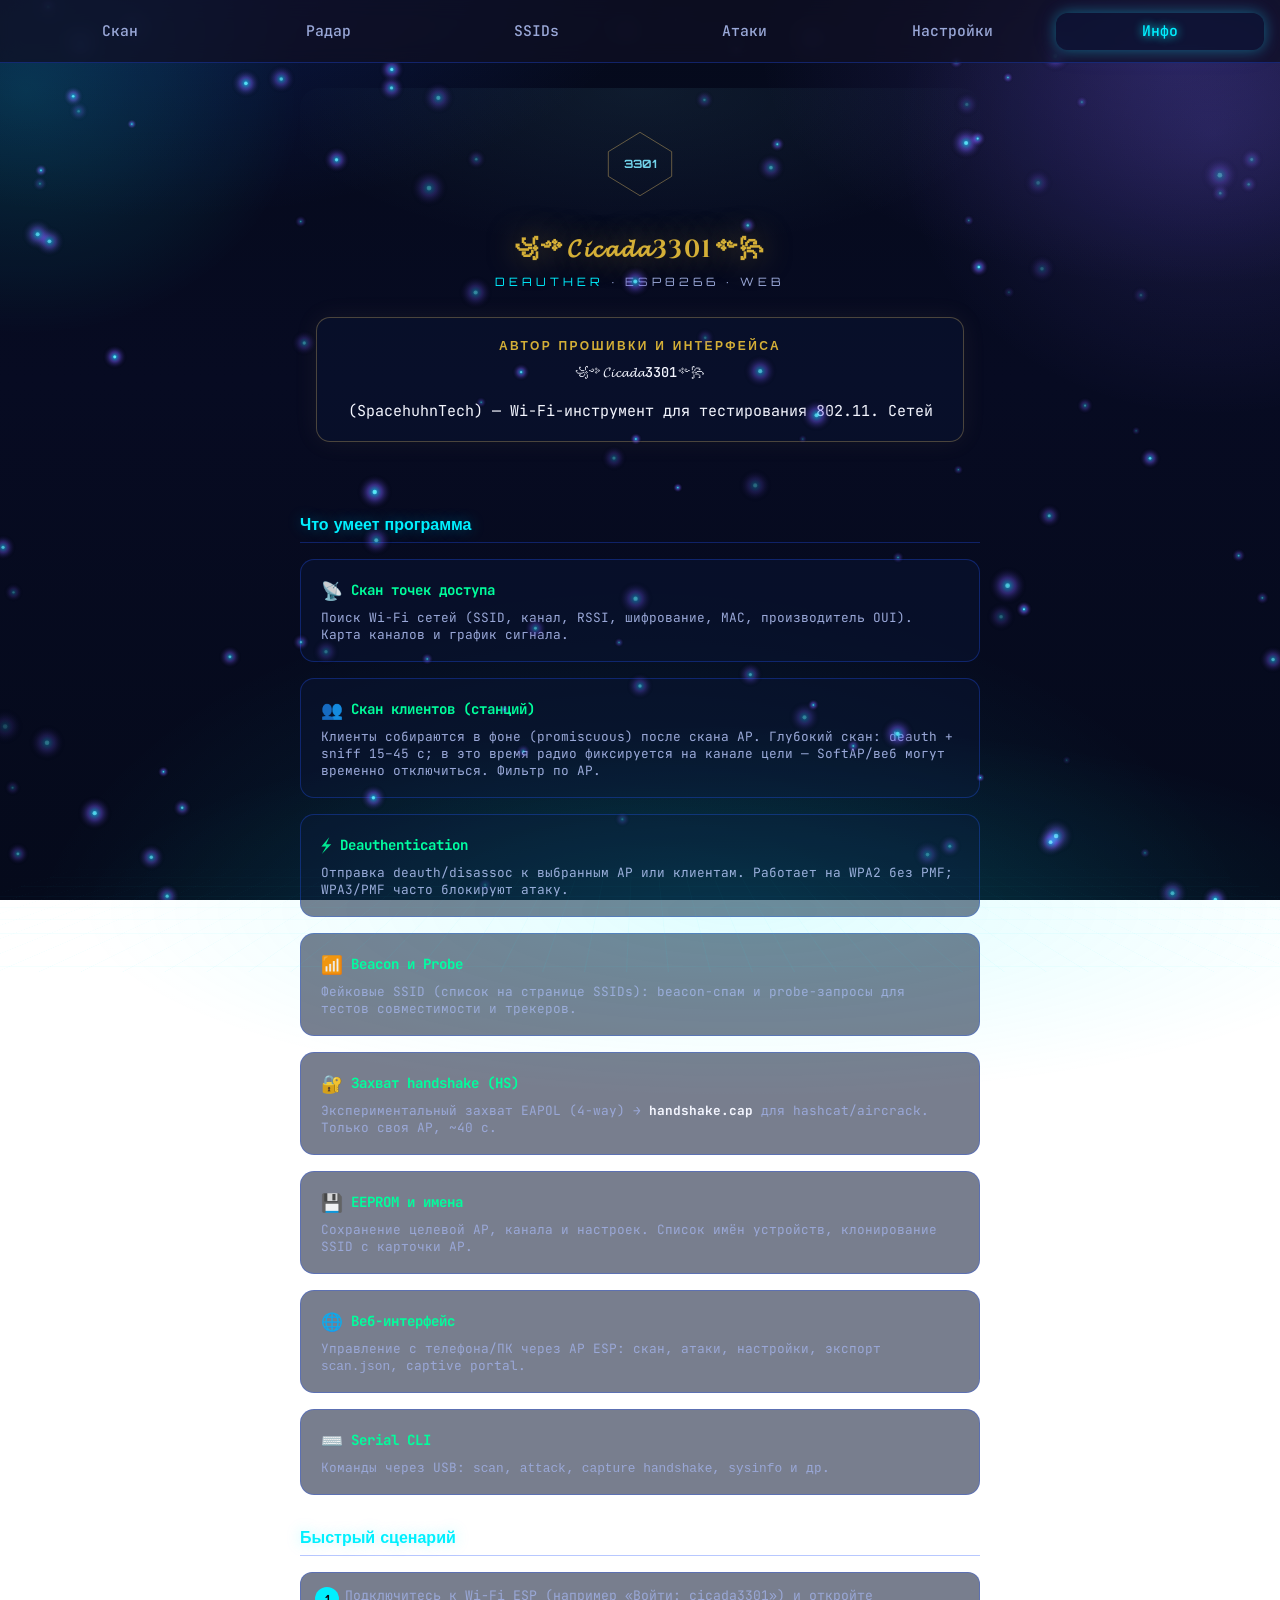
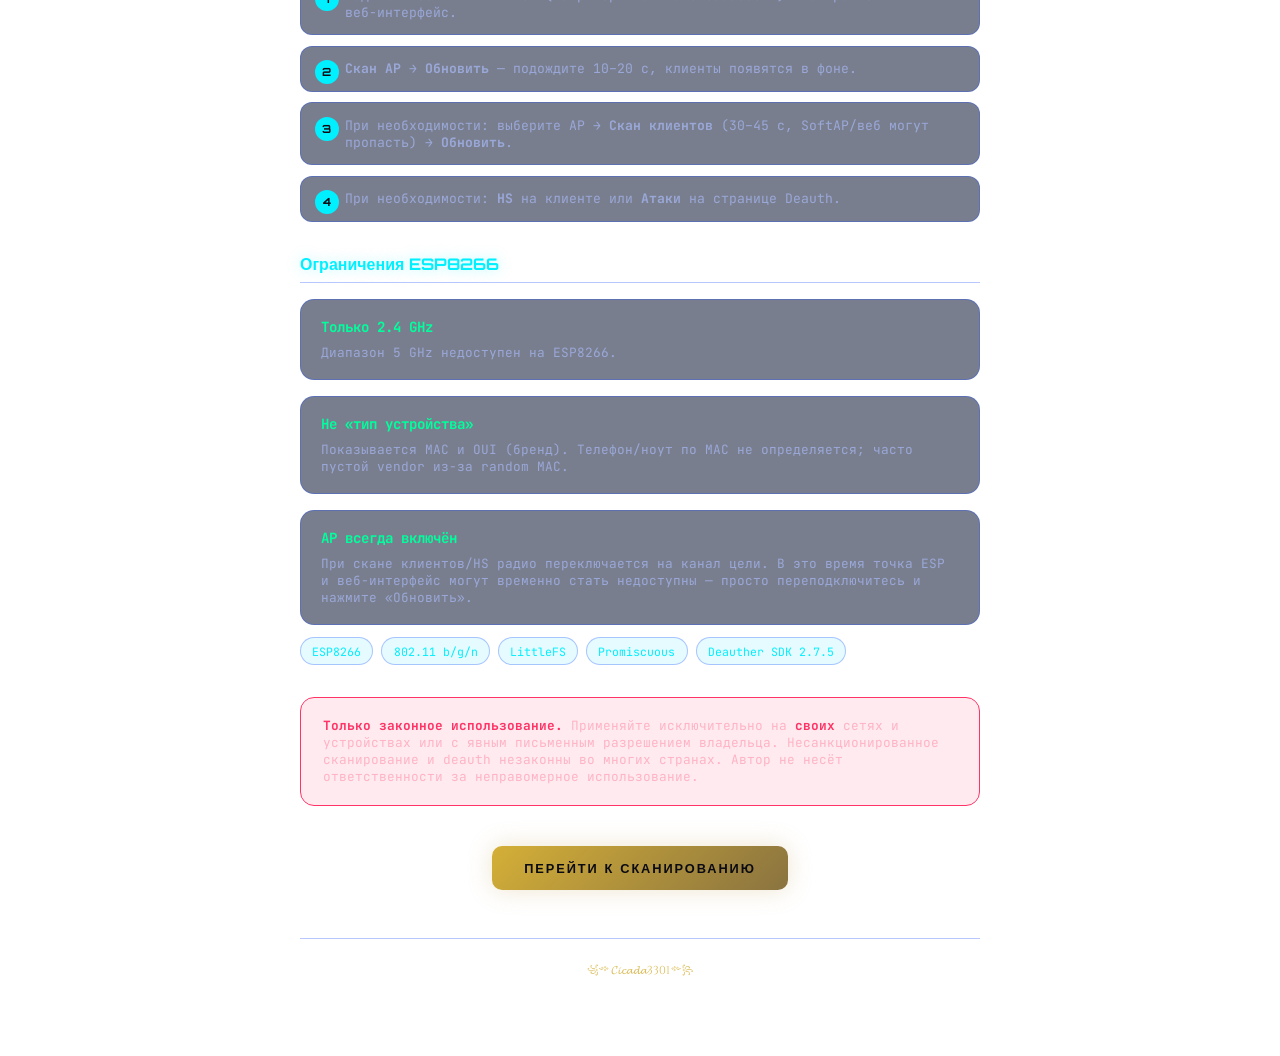
<file: web_interface/info.html>
<!DOCTYPE html>
<html lang="ru">
<head>
    <meta charset="UTF-8">
    <meta name="viewport" content="width=device-width, initial-scale=1.0, maximum-scale=1.0, user-scalable=no">
    <meta name="theme-color" content="#050a1b">
    <meta name="description" content="Cicada3301 ESP8266 Deauther — возможности и информация">
    <title>Cicada3301 • О проекте</title>
    <link rel="preconnect" href="https://fonts.googleapis.com">
    <link rel="preconnect" href="https://fonts.gstatic.com" crossorigin>
    <link href="https://fonts.googleapis.com/css2?family=Cinzel:wght@500;700&family=JetBrains+Mono:wght@400;500&family=Orbitron:wght@500;700&display=swap" rel="stylesheet">
    <link rel="stylesheet" href="css/cicada_theme.css">
    <style>
        :root {
            --card: var(--card-bg);
            --border: var(--card-border);
            --muted: var(--text-muted);
            --warn: var(--warning);
        }

        .page {
            max-width: 720px;
            margin: 0 auto;
            padding: 5.5rem 1.25rem 2rem;
        }

        @media (max-width: 768px) {
            .page { padding-top: 1.5rem; }
        }

        .hero {
            text-align: center;
            margin-bottom: 2.5rem;
            padding: 2rem 1rem;
            background: radial-gradient(ellipse 80% 60% at 50% 0%, rgba(126, 232, 255, 0.08), transparent 70%);
            border-radius: 20px;
        }

        .hero-emblem {
            width: 88px;
            height: 88px;
            margin: 0 auto 1.25rem;
            opacity: 0.9;
        }

        .brand {
            font-family: 'Cinzel', 'Orbitron', serif;
            font-size: clamp(1.1rem, 4.5vw, 1.55rem);
            font-weight: 700;
            color: #d4af37;
            text-shadow: 0 0 30px rgba(212, 175, 55, 0.5);
            letter-spacing: 0.06em;
            margin-bottom: 0.5rem;
            word-break: break-word;
        }

        .tagline {
            font-family: 'Orbitron', sans-serif;
            font-size: 0.72rem;
            letter-spacing: 0.35em;
            text-transform: uppercase;
            color: var(--muted);
        }

        .tagline span { color: var(--accent); }

        .author-card {
            margin-top: 1.75rem;
            padding: 1.25rem 1.5rem;
            background: var(--card);
            border: 1px solid rgba(201, 169, 98, 0.35);
            border-radius: 14px;
            box-shadow: 0 0 24px rgba(201, 169, 98, 0.08);
        }

        .author-card h2 {
            font-family: 'Orbitron', sans-serif;
            font-size: 0.75rem;
            letter-spacing: 0.2em;
            text-transform: uppercase;
            color: var(--gold);
            margin-bottom: 0.65rem;
        }

        .author-card p {
            font-size: 0.85rem;
            color: var(--muted);
        }

        .author-card strong {
            color: var(--text);
            font-weight: 500;
        }

        .section {
            margin-bottom: 2rem;
        }

        .section h2 {
            font-family: 'Orbitron', sans-serif;
            font-size: 1rem;
            color: var(--accent);
            margin-bottom: 1rem;
            padding-bottom: 0.5rem;
            border-bottom: 1px solid var(--border);
            text-shadow: var(--glow);
        }

        .feature-grid {
            display: grid;
            gap: 1rem;
        }

        .feature {
            background: var(--card);
            border: 1px solid var(--border);
            border-radius: 14px;
            padding: 1.15rem 1.25rem;
            transition: transform 0.25s, box-shadow 0.25s;
        }

        .feature:hover {
            transform: translateY(-3px);
            box-shadow: var(--glow);
        }

        .feature h3 {
            font-size: 0.88rem;
            color: var(--success);
            margin-bottom: 0.45rem;
            display: flex;
            align-items: center;
            gap: 0.5rem;
        }

        .feature h3 .icon {
            font-size: 1.1rem;
            opacity: 0.9;
        }

        .feature p {
            font-size: 0.8rem;
            color: var(--muted);
        }

        .feature p strong { color: var(--text); }

        .steps {
            list-style: none;
            counter-reset: step;
        }

        .steps li {
            counter-increment: step;
            position: relative;
            padding: 0.85rem 1rem 0.85rem 2.75rem;
            margin-bottom: 0.65rem;
            background: var(--card);
            border-radius: 12px;
            border: 1px solid var(--border);
            font-size: 0.82rem;
            color: var(--muted);
        }

        .steps li::before {
            content: counter(step);
            position: absolute;
            left: 0.85rem;
            top: 0.85rem;
            width: 1.5rem;
            height: 1.5rem;
            line-height: 1.5rem;
            text-align: center;
            font-family: 'Orbitron', sans-serif;
            font-size: 0.7rem;
            font-weight: 700;
            color: #0a0a12;
            background: var(--accent);
            border-radius: 50%;
        }

        .warn-box {
            background: rgba(255, 51, 102, 0.1);
            border: 1px solid var(--danger);
            border-radius: 14px;
            padding: 1.2rem 1.35rem;
            font-size: 0.8rem;
            color: #ffb3c6;
            margin-top: 2rem;
        }

        .warn-box strong { color: var(--danger); }

        .tech-list {
            display: flex;
            flex-wrap: wrap;
            gap: 0.5rem;
            margin-top: 0.75rem;
        }

        .tech-list span {
            font-size: 0.72rem;
            padding: 0.35rem 0.7rem;
            border-radius: 999px;
            background: rgba(0, 212, 255, 0.1);
            border: 1px solid var(--border);
            color: var(--accent);
        }

        .cta {
            text-align: center;
            margin-top: 2.5rem;
        }

        .cta a {
            display: inline-block;
            font-family: 'Orbitron', sans-serif;
            font-size: 0.8rem;
            font-weight: 700;
            letter-spacing: 0.15em;
            text-transform: uppercase;
            text-decoration: none;
            color: #0a0a12;
            background: linear-gradient(135deg, var(--gold), #8a7340);
            padding: 0.9rem 2rem;
            border-radius: 10px;
            box-shadow: 0 0 24px rgba(201, 169, 98, 0.3);
            transition: 0.25s;
        }

        .cta a:hover {
            box-shadow: 0 0 32px rgba(0, 212, 255, 0.35);
            transform: translateY(-2px);
        }

        footer {
            text-align: center;
            margin-top: 3rem;
            padding-top: 1.5rem;
            border-top: 1px solid var(--border);
            font-size: 0.72rem;
            color: var(--muted);
        }

        footer .brand-small {
            font-family: 'Cinzel', serif;
            color: var(--gold);
            opacity: 0.85;
            margin-bottom: 0.35rem;
        }
    </style>
</head>
<body>
    <canvas id="starsBg"></canvas>
    <div class="bg-glow"></div>
    <div class="bg-grid"></div>
    <nav>
        <ul class="menu">
            <li><a href="scan">Скан</a></li>
            <li><a href="radar">Радар</a></li>
            <li><a href="ssids">SSIDs</a></li>
            <li><a href="attack">Атаки</a></li>
            <li><a href="settings">Настройки</a></li>
            <li><a href="info" class="active">Инфо</a></li>
        </ul>
    </nav>

    <main class="page">
        <header class="hero">
            <svg class="hero-emblem" viewBox="0 0 200 200" fill="none" xmlns="http://www.w3.org/2000/svg" aria-hidden="true">
                <polygon points="100,28 172,72 172,128 100,172 28,128 28,72" stroke="url(#hg)" stroke-width="1.2" fill="none"/>
                <text x="100" y="108" text-anchor="middle" font-family="Orbitron,sans-serif" font-size="26" font-weight="700" fill="#7ee8ff">3301</text>
                <defs>
                    <linearGradient id="hg" x1="28" y1="28" x2="172" y2="172">
                        <stop offset="0%" stop-color="#c9a962"/>
                        <stop offset="50%" stop-color="#7ee8ff"/>
                        <stop offset="100%" stop-color="#c9a962"/>
                    </linearGradient>
                </defs>
            </svg>
            <p class="brand">꧁༺𝓒𝓲𝓬𝓪𝓭𝓪3301༻꧂</p>
            <p class="tagline"><span>deauther</span> · esp8266 · web</p>

            <div class="author-card">
                <h2>Автор прошивки и интерфейса</h2>
                <p>
                    <strong>꧁༺𝓒𝓲𝓬𝓪𝓭𝓪3301༻꧂</strong><p><p></p>
                    <br>(SpacehuhnTech) — Wi‑Fi‑инструмент для
                    тестирования  802.11. Сетей
                </p>
            </div>
        </header>

        <section class="section">
            <h2>Что умеет программа</h2>
            <div class="feature-grid">
                <article class="feature">
                    <h3><span class="icon">📡</span> Скан точек доступа</h3>
                    <p>Поиск Wi‑Fi сетей (SSID, канал, RSSI, шифрование, MAC, производитель OUI). Карта каналов и график сигнала.</p>
                </article>
                <article class="feature">
                    <h3><span class="icon">👥</span> Скан клиентов (станций)</h3>
                    <p>Клиенты собираются в фоне (promiscuous) после скана AP. Глубокий скан: deauth + sniff 15–45 с; в это время радио фиксируется на канале цели — SoftAP/веб могут временно отключиться. Фильтр по AP.</p>
                </article>
                <article class="feature">
                    <h3><span class="icon">⚡</span> Deauthentication</h3>
                    <p>Отправка deauth/disassoc к выбранным AP или клиентам. Работает на WPA2 без PMF; WPA3/PMF часто блокируют атаку.</p>
                </article>
                <article class="feature">
                    <h3><span class="icon">📶</span> Beacon и Probe</h3>
                    <p>Фейковые SSID (список на странице SSIDs): beacon‑спам и probe‑запросы для тестов совместимости и трекеров.</p>
                </article>
                <article class="feature">
                    <h3><span class="icon">🔐</span> Захват handshake (HS)</h3>
                    <p>Экспериментальный захват EAPOL (4‑way) → <strong>handshake.cap</strong> для hashcat/aircrack. Только своя AP, ~40 с.</p>
                </article>
                <article class="feature">
                    <h3><span class="icon">💾</span> EEPROM и имена</h3>
                    <p>Сохранение целевой AP, канала и настроек. Список имён устройств, клонирование SSID с карточки AP.</p>
                </article>
                <article class="feature">
                    <h3><span class="icon">🌐</span> Веб‑интерфейс</h3>
                    <p>Управление с телефона/ПК через AP ESP: скан, атаки, настройки, экспорт <code>scan.json</code>, captive portal.</p>
                </article>
                <article class="feature">
                    <h3><span class="icon">⌨️</span> Serial CLI</h3>
                    <p>Команды через USB: <code>scan</code>, <code>attack</code>, <code>capture handshake</code>, <code>sysinfo</code> и др.</p>
                </article>
            </div>
        </section>

        <section class="section">
            <h2>Быстрый сценарий</h2>
            <ol class="steps">
                <li>Подключитесь к Wi‑Fi ESP (например «Войти: cicada3301») и откройте веб‑интерфейс.</li>
                <li><strong>Скан AP</strong> → <strong>Обновить</strong> — подождите 10–20 с, клиенты появятся в фоне.</li>
                <li>При необходимости: выберите AP → <strong>Скан клиентов</strong> (30–45 с, SoftAP/веб могут пропасть) → <strong>Обновить</strong>.</li>
                <li>При необходимости: <strong>HS</strong> на клиенте или <strong>Атаки</strong> на странице Deauth.</li>
            </ol>
        </section>

        <section class="section">
            <h2>Ограничения ESP8266</h2>
            <div class="feature-grid">
                <article class="feature">
                    <h3>Только 2.4 GHz</h3>
                    <p>Диапазон 5 GHz недоступен на ESP8266.</p>
                </article>
                <article class="feature">
                    <h3>Не «тип устройства»</h3>
                    <p>Показывается MAC и OUI (бренд). Телефон/ноут по MAC не определяется; часто пустой vendor из‑за random MAC.</p>
                </article>
                <article class="feature">
                    <h3>AP всегда включён</h3>
                    <p>При скане клиентов/HS радио переключается на канал цели. В это время точка ESP и веб-интерфейс могут временно стать недоступны — просто переподключитесь и нажмите «Обновить».</p>
                </article>
            </div>
            <div class="tech-list">
                <span>ESP8266</span>
                <span>802.11 b/g/n</span>
                <span>LittleFS</span>
                <span>Promiscuous</span>
                <span>Deauther SDK 2.7.5</span>
            </div>
        </section>

        <div class="warn-box">
            <strong>Только законное использование.</strong>
            Применяйте исключительно на <strong>своих</strong> сетях и устройствах или с явным письменным разрешением владельца.
            Несанкционированное сканирование и deauth незаконны во многих странах. Автор не несёт ответственности за неправомерное использование.
        </div>

        <div class="cta">
            <a href="scan">Перейти к сканированию</a>
        </div>

        <footer>
            <p class="brand-small">꧁༺𝓒𝓲𝓬𝓪𝓭𝓪3301༻꧂</p>
        </footer>
    </main>
    <script src="js/theme_bg.js"></script>
    <script src="js/site.js"></script>
</body>
</html>
</file>
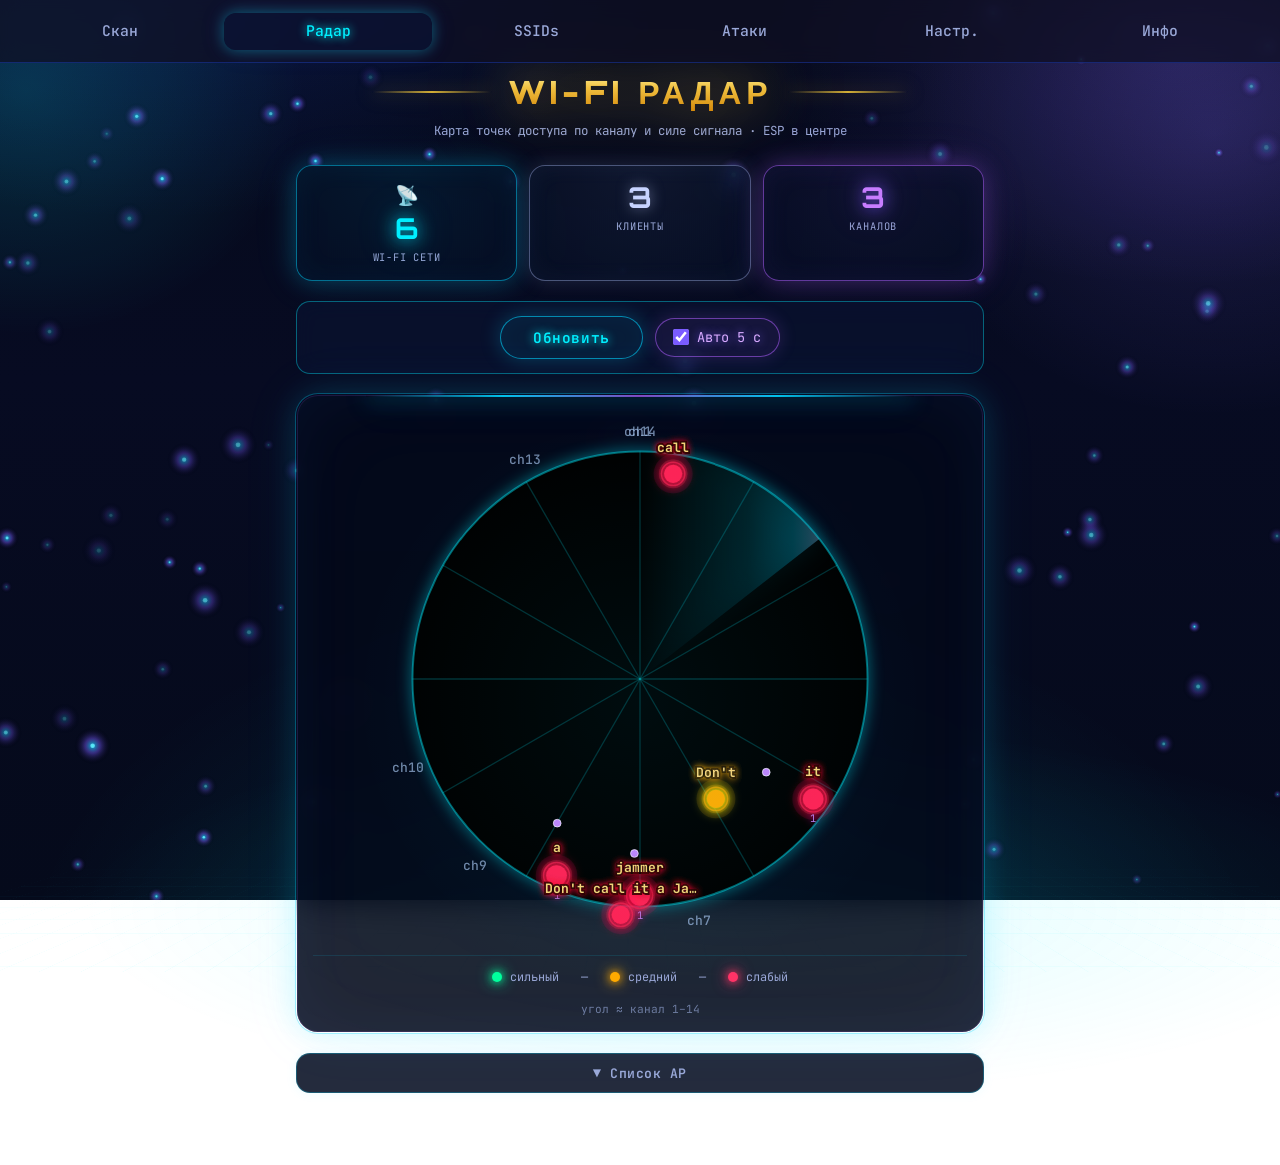
<file: web_interface/radar.html>
<html lang=ru data-theme=dark>
<meta charset=UTF-8>
<meta name=viewport content="width=device-width, initial-scale=1.0, maximum-scale=1.0, user-scalable=no">
<meta name=theme-color content="#050a1b">
<title>ESP8266 Deauther • Radar</title>
<link rel=preconnect href="https://fonts.googleapis.com">
<link rel=preconnect href="https://fonts.gstatic.com" crossorigin="">
<link href="https://fonts.googleapis.com/css2?family=JetBrains+Mono:wght@400;500;700&family=Orbitron:wght@500;700;900&display=swap" rel=stylesheet>
<link rel=stylesheet href=css/cicada_theme.css>
<style>
    :root {
    --cyan: #00f0ff;
    --cyan-dim: rgba(0,240,255,0.4);
    --gold: #d4af37;
    --gold-dim: rgba(212,175,55,0.5);
    --purple: #7a5cff;
    --green: #00ff9d;
    --orange: #ffaa00;
    --red: #ff3366;
}

/* === CONTAINER === */
.container {
    position: relative;
    z-index: 1;
    max-width: 720px;
    margin: 72px auto 32px;
    padding: 0 1rem;
}

/* === HEADER === */
.radar-hero { text-align:center; margin-bottom:1.5rem; }
.title-wrap { display:flex; align-items:center; justify-content:center; gap:1rem; margin-bottom:0.65rem; }
.title-line {
    flex:1; max-width:120px; height:2px;
    background: linear-gradient(90deg, transparent, var(--gold), transparent);
    box-shadow: 0 0 18px var(--gold-dim), 0 0 40px rgba(240,192,64,0.2);
}
.radar-title {
    font-family: 'Orbitron', sans-serif;
    font-size: clamp(1.4rem,5vw,2rem);
    font-weight: 900;
    letter-spacing: 0.15em;
    background: linear-gradient(180deg, #fff5a0 0%, #f0c040 40%, #d4880a 100%);
    -webkit-background-clip: text;
    -webkit-text-fill-color: transparent;
    background-clip: text;
    filter: drop-shadow(0 0 24px rgba(240,192,64,0.6)) drop-shadow(0 0 50px rgba(240,192,64,0.3));
}
.sub {
        color: var(--text-muted);
    font-size: 0.78rem;
    line-height: 1.5;
    max-width: 420px;
    margin: 0 auto;
}

/* === STATS === */
.stats { display:grid; grid-template-columns:repeat(3,1fr); gap:0.75rem; margin-bottom:1.25rem; }

.stat-box {
    text-align: center;
    padding: 1rem 0.5rem;
    border-radius: 16px;
    background: rgba(6,14,35,0.8);
    backdrop-filter: blur(12px);
    border: 1px solid transparent;
    transition: transform 0.2s, box-shadow 0.2s;
    position: relative;
    overflow: hidden;
}
.stat-box::before {
    content:"";
    position:absolute;
    inset:0;
    border-radius:16px;
    opacity:0.06;
    pointer-events:none;
}
.stat-box:hover { transform:translateY(-3px); }

.stat-ap {
    border-color: rgba(0,212,255,0.5);
    box-shadow: 0 0 24px rgba(0,212,255,0.25), inset 0 0 30px rgba(0,212,255,0.06), 0 0 50px rgba(0,212,255,0.08);
}
.stat-ap::before { background: radial-gradient(circle at 50% 0%, #00d4ff, transparent); }

.stat-st {
    border-color: rgba(180,195,255,0.4);
    box-shadow: 0 0 20px rgba(180,195,255,0.15), inset 0 0 25px rgba(180,195,255,0.05);
}
.stat-st::before { background: radial-gradient(circle at 50% 0%, #b0c0ff, transparent); }

.stat-ch {
    border-color: rgba(176,96,255,0.55);
    box-shadow: 0 0 24px rgba(176,96,255,0.28), inset 0 0 30px rgba(176,96,255,0.07), 0 0 50px rgba(176,96,255,0.1);
}
.stat-ch::before { background: radial-gradient(circle at 50% 0%, #b060ff, transparent); }

.stat-icon { font-size:1.2rem; margin-bottom:0.3rem; }
.stat-ap .stat-num { color:var(--cyan); text-shadow:0 0 18px var(--cyan), 0 0 40px rgba(0,212,255,0.4); }
.stat-st .stat-num { color:#c8d4ff; text-shadow:0 0 14px rgba(200,212,255,0.5); }
.stat-ch .stat-num { color:#c87eff; text-shadow:0 0 18px var(--purple), 0 0 40px rgba(176,96,255,0.4); }
.stat-num {
        font-family: 'Orbitron', sans-serif;
    font-size: 1.8rem;
    font-weight: 700;
    line-height: 1.1;
}
.stat-lbl {
    font-size: 0.65rem;
    color: var(--text-muted);
    margin-top: 0.35rem;
    text-transform: uppercase;
    letter-spacing: 0.08em;
}

/* === TOOLBAR === */
.toolbar { display:flex; flex-wrap:wrap; gap:0.75rem; justify-content:center; margin-bottom:1.25rem; }

.btn-refresh {
    padding: 0.7rem 2rem;
    border-radius: 999px;
    border: 1px solid rgba(0,212,255,0.6);
    background: rgba(0,212,255,0.07);
    color: var(--cyan);
    font-family: inherit;
    font-size: 0.9rem;
    font-weight: 600;
        cursor: pointer;
    box-shadow: 0 0 20px rgba(0,212,255,0.25), inset 0 0 20px rgba(0,212,255,0.04);
    transition: all 0.25s;
    text-shadow: 0 0 10px var(--cyan);
    letter-spacing: 0.04em;
}
.btn-refresh:hover:not(:disabled) {
    background: rgba(0,212,255,0.15);
    box-shadow: 0 0 36px rgba(0,212,255,0.45), inset 0 0 20px rgba(0,212,255,0.08);
}
.btn-refresh:disabled { opacity:0.4; cursor:wait; }

.auto-toggle {
    display: inline-flex;
    align-items: center;
    gap: 0.5rem;
    padding: 0.6rem 1.1rem;
    border-radius: 999px;
    border: 1px solid rgba(176,96,255,0.55);
    background: rgba(176,96,255,0.08);
    color: #d8aaff;
    font-size: 0.85rem;
    cursor: pointer;
    box-shadow: 0 0 18px rgba(176,96,255,0.2);
    text-shadow: 0 0 10px var(--purple);
}
.auto-toggle input { accent-color:var(--purple); width:1rem; height:1rem; cursor:pointer; }

/* === RADAR PANEL === */
    .radar-panel {
    background: rgba(4,10,26,0.88);
    backdrop-filter: blur(16px);
    border-radius: 22px;
    padding: 1.5rem 1rem 1rem;
        position: relative;
        overflow: hidden;

    /* Glowing border */
    border: 1px solid transparent;
    background-clip: padding-box;
    box-shadow:
        0 0 0 1px rgba(0,212,255,0.3),
        0 0 30px rgba(0,212,255,0.15),
        0 0 60px rgba(0,212,255,0.08),
        0 0 0 1px rgba(176,96,255,0.15) inset,
        inset 0 0 60px rgba(0,212,255,0.04),
        inset 0 0 100px rgba(176,96,255,0.03);
}

/* Animated top glow line */
    .radar-panel::before {
    content:"";
    position:absolute;
    top:0; left:10%; right:10%;
    height:2px;
    background: linear-gradient(90deg, transparent, rgba(0,212,255,0.9), rgba(176,96,255,0.7), rgba(0,212,255,0.9), transparent);
    box-shadow: 0 0 20px rgba(0,212,255,0.8), 0 0 40px rgba(0,212,255,0.4);
    animation: topLine 4s ease-in-out infinite;
}
@keyframes topLine {
    0%,100% { opacity:0.6; }
    50% { opacity:1; box-shadow:0 0 30px rgba(0,212,255,1), 0 0 60px rgba(0,212,255,0.6); }
}

.radar-panel::after {
    content:"";
    position:absolute;
    inset:0;
    background: radial-gradient(circle at 50% 48%, rgba(0,212,255,0.06) 0%, transparent 60%);
    pointer-events:none;
    }

    .radar-wrap {
        position: relative;
        width: 100%;
        max-width: 520px;
        margin: 0 auto;
        aspect-ratio: 1;
    }
.radar-svg { width:100%; height:100%; display:block; }

/* SVG styles — стиль линий как на scan, геометрия круга */
.radar-grid { stroke:rgba(0,240,255,0.20); stroke-width:1; fill:none; }
.radar-grid-outer { stroke:rgba(0,240,255,0.42); stroke-width:1.5; filter:drop-shadow(0 0 6px rgba(0,240,255,0.45)); }
.radar-grid-mid { stroke:rgba(176,96,255,0.15); stroke-width:1; }
.radar-ch-label {
    fill: rgba(160,190,230,0.7);
    font-size: 10px;
    font-family: 'JetBrains Mono', monospace;
    font-weight: 500;
}

    .radar-sweep {
    transform-origin: 200px 200px;
        animation: radar-sweep 4s linear infinite;
    }
@keyframes radar-sweep { from { transform:rotate(0deg); } to { transform:rotate(360deg); } }
.radar-sweep-wedge { fill:url(#sweepGrad); opacity:0.5; }
.radar-sweep-line { stroke:url(#lineGrad); stroke-width:1.5; opacity:0.9; }

.radar-center-glow { fill:url(#centerGrad); filter:url(#centerGlow); }
.radar-center-core { fill:#00d4ff; filter:drop-shadow(0 0 4px #00d4ff); transform-box: fill-box; transform-origin: 50% 50%; animation: centerPulse 2.2s ease-in-out infinite; }

@keyframes centerPulse {
    0%,100% { transform: scale(1); opacity: 1; }
    50% { transform: scale(1.15); opacity: 0.95; }
}

.radar-center-glow { animation: centerGlowPulse 2.8s ease-in-out infinite; opacity: 0.95; transform-box: fill-box; transform-origin: 50% 50%; }
@keyframes centerGlowPulse {
    0%,100% { opacity: 0.75; }
    50% { opacity: 1; }
}

/* Blip pulse animations */
@keyframes blip-pulse-green {
    0%,100% { r:5; opacity:1; }
    50% { r:7; opacity:0.8; }
}
@keyframes blip-pulse-orange {
    0%,100% { r:5; opacity:1; }
    50% { r:6.5; opacity:0.75; }
}
@keyframes blip-pulse-red {
    0%,100% { r:5; opacity:1; }
    50% { r:6; opacity:0.7; }
}

.blip-ap { cursor:pointer; }
.blip-ap:hover .blip-dot { r:8 !important; }

.blip-ssid-label {
    fill: rgba(255, 215, 120, 0.98);
    font-size: 10px;
    font-family: 'JetBrains Mono', monospace;
    font-weight: 700;
    pointer-events: none;
    paint-order: stroke fill;
    stroke: rgba(0, 0, 0, 0.88);
    stroke-width: 3px;
}
.blip-clients-label {
    fill: rgba(192, 132, 252, 0.9);
    font-size: 8px;
    font-family: 'JetBrains Mono', monospace;
    pointer-events: none;
}

@keyframes blipDotScale {
    0%,100% { transform: scale(1); opacity: 1; }
    50% { transform: scale(1.18); opacity: 0.92; }
}

.blip-dot {
    transform-box: fill-box;
    transform-origin: 50% 50%;
    animation: blipDotScale 1.8s ease-in-out infinite;
}

.blip-sta {
    animation: blipStaScale 2.1s ease-in-out infinite;
    transform-box: fill-box;
    transform-origin: 50% 50%;
}
@keyframes blipStaScale {
    0%,100% { transform: scale(1); opacity: 0.75; }
    50% { transform: scale(1.25); opacity: 0.95; }
}

.radar-sweep-wedge {
    filter: drop-shadow(0 0 10px rgba(0,212,255,0.35));
    animation: sweepWedgeBreath 3.2s ease-in-out infinite;
}
@keyframes sweepWedgeBreath {
    0%,100% { opacity: 0.45; }
    50% { opacity: 0.75; }
}

/* === LEGEND === */
.legend {
        display: flex;
    flex-wrap: wrap;
    gap: 0.85rem 1.4rem;
    justify-content: center;
        align-items: center;
    margin-top: 1rem;
    padding-top: 0.85rem;
    border-top: 1px solid rgba(0,212,255,0.12);
    font-size: 0.74rem;
    color: var(--text-muted);
}
.legend span { display:inline-flex; align-items:center; gap:0.45rem; }
.legend i {
    width:10px; height:10px;
    border-radius:50%;
    display:inline-block;
    box-shadow: 0 0 8px currentColor, 0 0 16px currentColor;
}
.legend-ch { color:rgba(160,180,230,0.6); font-size:0.7rem; }

/* === AP LIST === */
button.list-toggle {
    display: block;
        width: 100%;
    margin-top: 1.25rem;
    padding: 0.65rem 1rem;
    border: 1px solid rgba(0, 212, 255, 0.28);
    border-radius: 14px;
    background: rgba(6, 14, 35, 0.88);
        color: var(--text-muted);
    font-family: inherit;
    font-size: 0.82rem;
    font-weight: 600;
    letter-spacing: 0.04em;
    cursor: pointer;
    transition: border-color 0.25s, box-shadow 0.25s, color 0.25s, background 0.25s;
    transform: none;
    box-shadow: 0 0 12px rgba(0, 212, 255, 0.08);
    text-shadow: none;
}

button.list-toggle:hover,
button.list-toggle:focus,
button.list-toggle:active,
button.list-toggle.is-open {
    background: rgba(8, 18, 42, 0.95);
    color: var(--cyan);
    border-color: rgba(0, 212, 255, 0.55);
    box-shadow: 0 0 18px rgba(0, 212, 255, 0.2);
    transform: none;
}

.ap-list-panel {
    margin-top:0.75rem;
    background:rgba(4,10,26,0.92);
    border:1px solid rgba(0,212,255,0.15);
    border-radius:18px;
    overflow:hidden;
    display:none;
    box-shadow:0 0 24px rgba(0,212,255,0.08);
}
.ap-list-panel.open { display:block; }
.ap-list { display:flex; flex-direction:column; max-height:320px; overflow-y:auto; }
.ap-row {
    display:flex; align-items:stretch; gap:0.65rem;
    padding:0.85rem 1rem;
    border-bottom:1px solid rgba(255,255,255,0.05);
    cursor:pointer; transition:background 0.2s;
}
.ap-row:last-child { border-bottom:none; }
.ap-row:hover, .ap-row.selected { background:rgba(0,212,255,0.06); }
.ap-row-info { flex:1; min-width:0; }
.ap-row-ssid { font-size:0.95rem; font-weight:700; color:var(--gold); margin-bottom:0.3rem; white-space:nowrap; overflow:hidden; text-overflow:ellipsis; text-shadow:0 0 12px var(--gold-dim); }
.ap-row.hidden .ap-row-ssid { color:var(--red); }
.ap-row-line { font-size:0.75rem; color:#b8bdd8; line-height:1.5; }
.ap-row-line .lbl { color:#607090; }
.ap-row-ch { color:var(--cyan); font-weight:600; }
.ap-row-side { display:flex; align-items:center; gap:0.5rem; flex-shrink:0; }
.ap-row-dist { color:var(--cyan); font-size:0.88rem; font-weight:600; min-width:2rem; text-align:right; }
.ap-row-gauge { width:60px; height:60px; flex-shrink:0; }
.ap-row-gauge svg { width:100%; height:100%; display:block; }
.ap-row-clients { font-size:0.65rem; color:var(--text-muted); margin-top:0.15rem; }
.empty-msg { text-align:center; padding:1.5rem; color:var(--text-muted); font-size:0.82rem; }

    #status {
    position:fixed; top:0; left:0; right:0;
    text-align:center; padding:0.2rem;
    font-size:0.7rem; z-index:2000;
    opacity:0; pointer-events:none;
    }
</style>

<body onload="loadLang()">
<canvas id=starsBg></canvas>
<div class=bg-glow></div>
<div class=bg-grid></div>
    <div id=status></div>

    <nav>
        <ul class=menu>
            <li><a href=scan>Скан</a>
            <li><a href=radar class=active>Радар</a>
            <li><a href=ssids>SSIDs</a>
            <li><a href=attack>Атаки</a>
            <li><a href=settings>Настр.</a>
            <li><a href=info>Инфо</a>
        </ul>
    </nav>

    <div class=container>
    <header class=radar-hero>
        <div class=title-wrap>
            <span class=title-line aria-hidden=true></span>
            <h1 class=radar-title>WI-FI РАДАР</h1>
            <span class=title-line aria-hidden=true></span>
        </div>
        <p class=sub>Карта точек доступа по каналу и силе сигнала · ESP в центре</p>
    </header>

        <div class=stats>
        <div class="stat-box stat-ap">
            <div class=stat-icon>📡</div>
            <div class=stat-num id=statAp>0</div>
            <div class=stat-lbl>Wi-Fi сети</div>
        </div>
        <div class="stat-box stat-st">
            <div class=stat-num id=statSt>0</div>
            <div class=stat-lbl>Клиенты</div>
        </div>
        <div class="stat-box stat-ch">
            <div class=stat-num id=statCh>—</div>
            <div class=stat-lbl>Каналов</div>
        </div>
    </div>

    <div class=toolbar>
        <button type=button class=btn-refresh id=btnRefresh onclick="refreshRadar()">Обновить</button>
        <label class=auto-toggle><input type=checkbox id=autoRefresh checked> Авто 5 с</label>
        </div>

    <div class=radar-panel>
                <div class=radar-wrap id=radarWrap>
                    <svg class=radar-svg viewBox="0 0 400 400" id=radarSvg aria-label="WiFi radar">
                        <defs>
                    <linearGradient id=sweepGrad x1="0%" y1="0%" x2="100%" y2="0%">
                        <stop offset="0%" stop-color="rgba(0,212,255,0)"/>
                        <stop offset="60%" stop-color="rgba(0,212,255,0.25)"/>
                        <stop offset="85%" stop-color="rgba(0,212,255,0.5)"/>
                        <stop offset="100%" stop-color="rgba(120,200,255,0.7)"/>
                    </linearGradient>
                    <linearGradient id=lineGrad x1="0%" y1="0%" x2="100%" y2="0%">
                                <stop offset="0%" stop-color="rgba(0,212,255,0)"/>
                        <stop offset="100%" stop-color="rgba(0,212,255,1)"/>
                            </linearGradient>
                    <radialGradient id=centerGrad cx="50%" cy="50%" r="50%">
                        <stop offset="0%" stop-color="#ffffff"/>
                        <stop offset="35%" stop-color="#00d4ff"/>
                        <stop offset="100%" stop-color="rgba(0,212,255,0)"/>
                    </radialGradient>
                    <filter id=centerGlow x="-100%" y="-100%" width="300%" height="300%">
                        <feGaussianBlur stdDeviation="6" result="blur"/>
                        <feMerge><feMergeNode in="blur"/><feMergeNode in="SourceGraphic"/></feMerge>
                    </filter>
                    <filter id=blipGlowGreen x="-150%" y="-150%" width="400%" height="400%">
                        <feGaussianBlur stdDeviation="3" result="b"/>
                        <feColorMatrix in="b" type="matrix" values="0 2 0 0 0  0 5 0 0 0.5  0 1 0 0 0  0 0 0 1 0" result="colored"/>
                        <feMerge><feMergeNode in="colored"/><feMergeNode in="SourceGraphic"/></feMerge>
                    </filter>
                    <filter id=blipGlowOrange x="-150%" y="-150%" width="400%" height="400%">
                        <feGaussianBlur stdDeviation="3" result="b"/>
                        <feColorMatrix in="b" type="matrix" values="3 1 0 0 0  1 0.7 0 0 0  0 0 0 0 0  0 0 0 1 0" result="colored"/>
                        <feMerge><feMergeNode in="colored"/><feMergeNode in="SourceGraphic"/></feMerge>
                    </filter>
                    <filter id=blipGlowRed x="-150%" y="-150%" width="400%" height="400%">
                        <feGaussianBlur stdDeviation="3" result="b"/>
                        <feColorMatrix in="b" type="matrix" values="4 0 0 0 0  0 0 0 0 0  0 0 0.5 0 0  0 0 0 1 0" result="colored"/>
                        <feMerge><feMergeNode in="colored"/><feMergeNode in="SourceGraphic"/></feMerge>
                    </filter>
                    <filter id=gridGlow>
                        <feGaussianBlur stdDeviation="1" result="b"/>
                        <feMerge><feMergeNode in="b"/><feMergeNode in="SourceGraphic"/></feMerge>
                    </filter>
                        </defs>
                        <g id=radarGrid></g>
                <g class=radar-sweep id=radarSweep></g>
                        <g id=radarBlips></g>
                <circle class=radar-center-glow cx=200 cy=200 r=18/>
                <circle class=radar-center-core cx=200 cy=200 r=5/>
                    </svg>
                </div>
                <div class=legend>
            <span><i style="background:var(--green);color:var(--green)"></i> сильный</span>
            <span>—</span>
            <span><i style="background:var(--orange);color:var(--orange)"></i> средний</span>
            <span>—</span>
            <span><i style="background:var(--red);color:var(--red)"></i> слабый</span>
            <div class=legend-ch style="width:100%;text-align:center;margin-top:0.2rem">угол ≈ канал 1–14</div>
        </div>
    </div>

    <button type=button class=list-toggle id=listToggle onclick="toggleApList()">▼ Список AP</button>
    <div class=ap-list-panel id=apListPanel>
        <div class=ap-list id=apList></div>
        <p class=empty-msg id=emptyMsg style="display:none">Нет Wi-Fi сети — нажмите «Обновить».</p>
    </div>
</div>

<script src=js/theme_bg.js></script>
    <script src=js/site.js></script>
    <script src=js/radar.js></script>
</body>
</html>
</file>
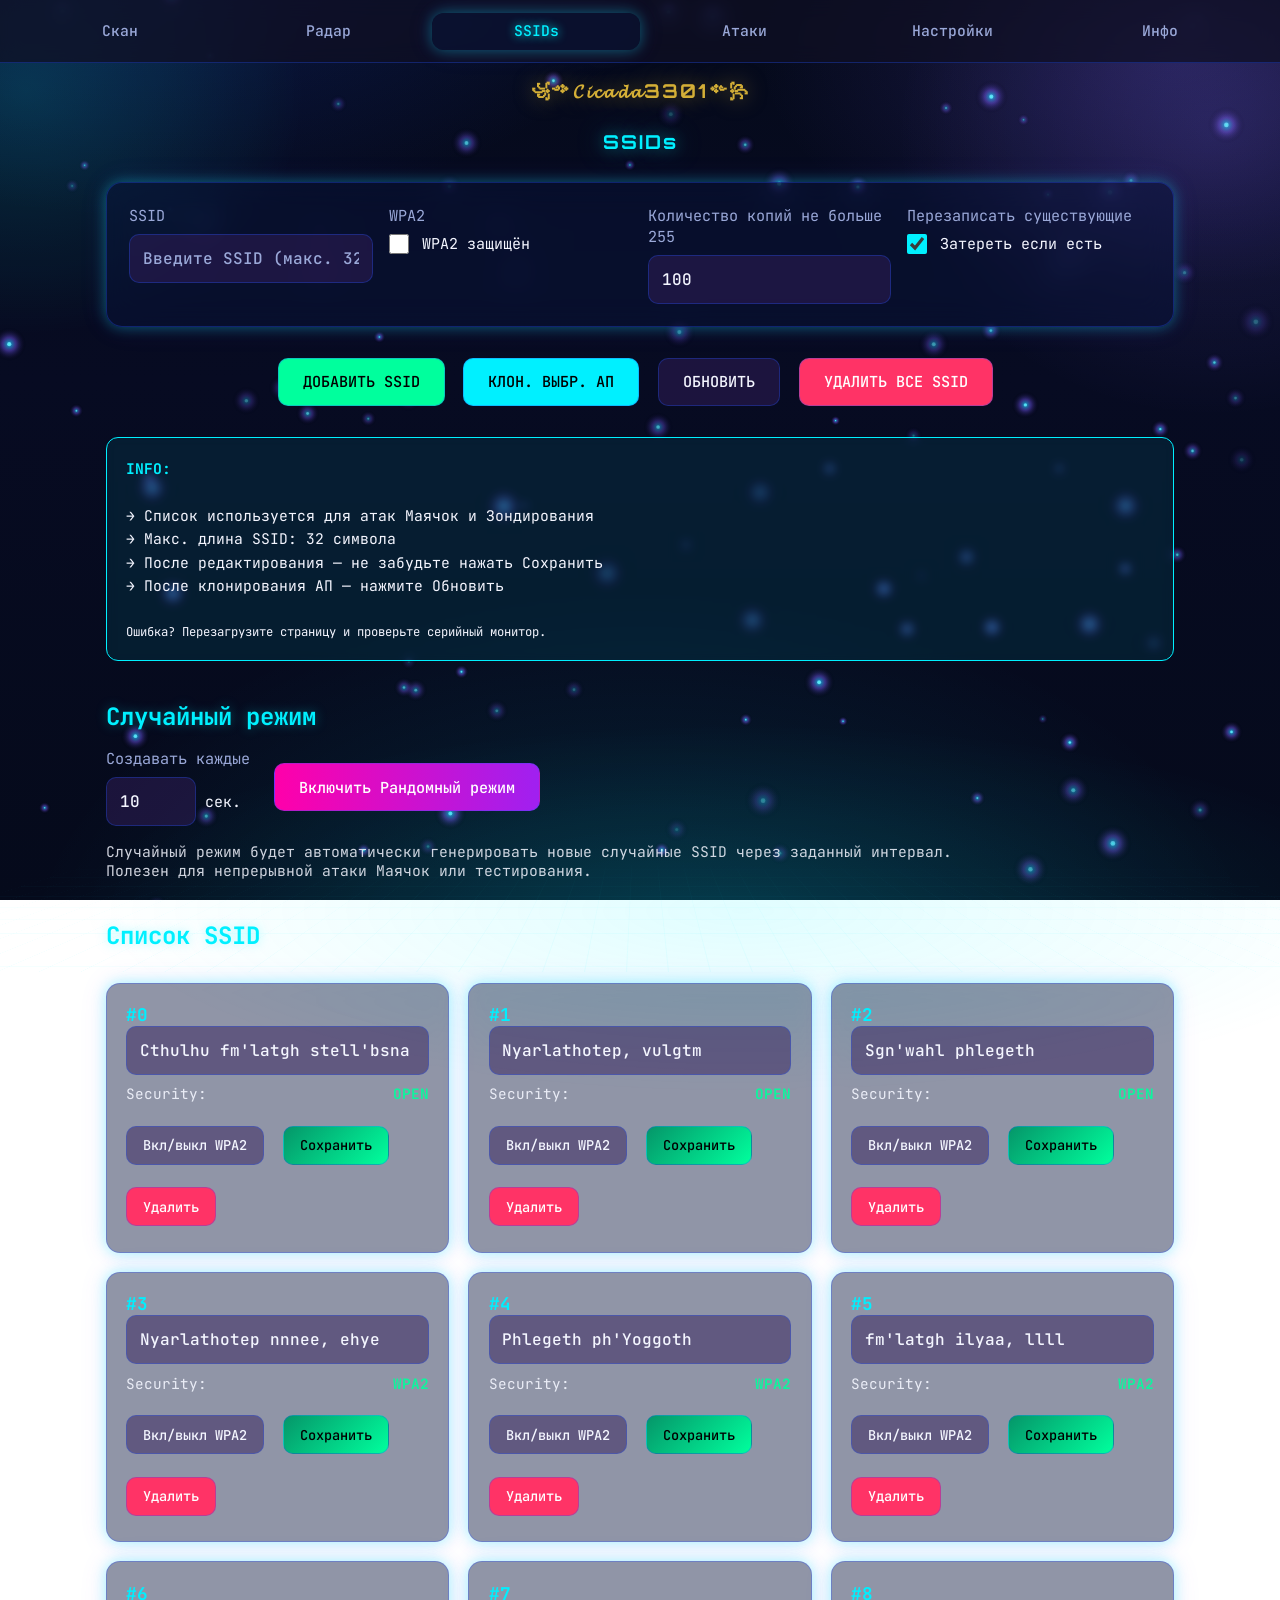
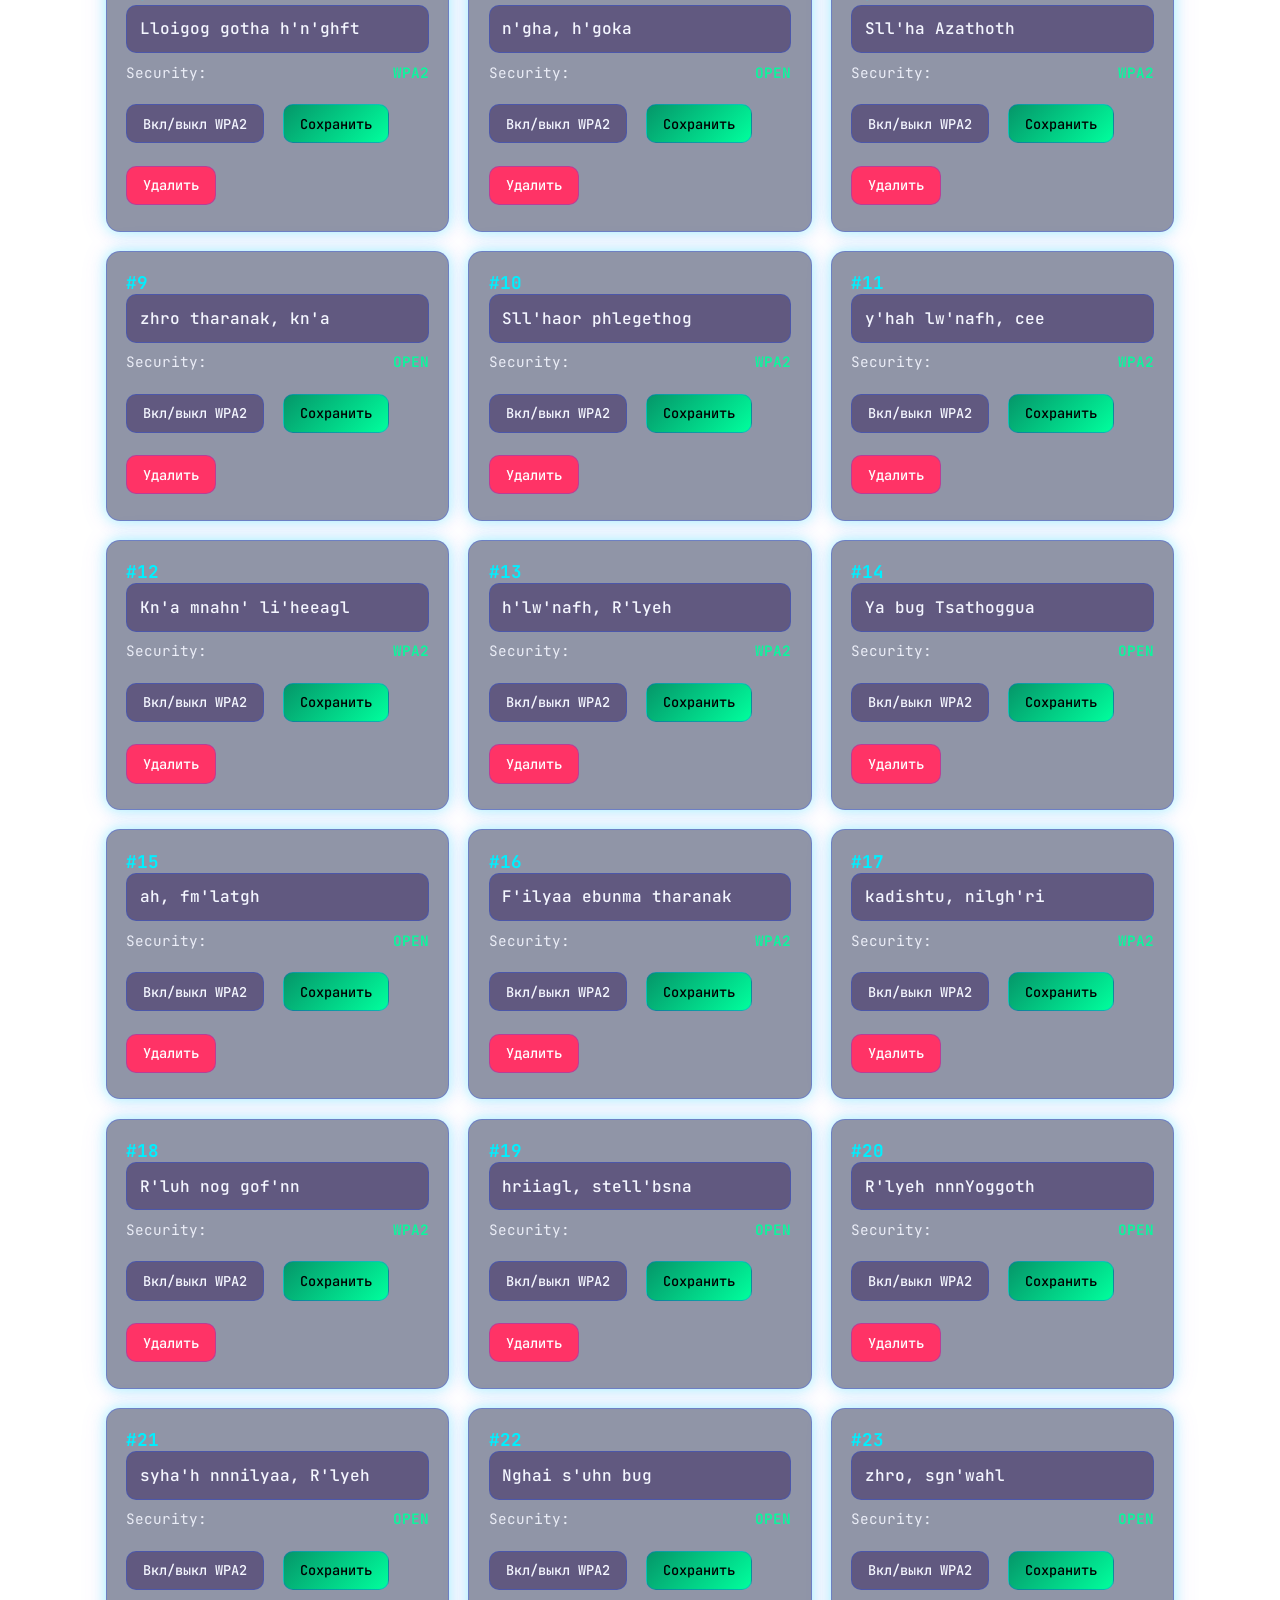
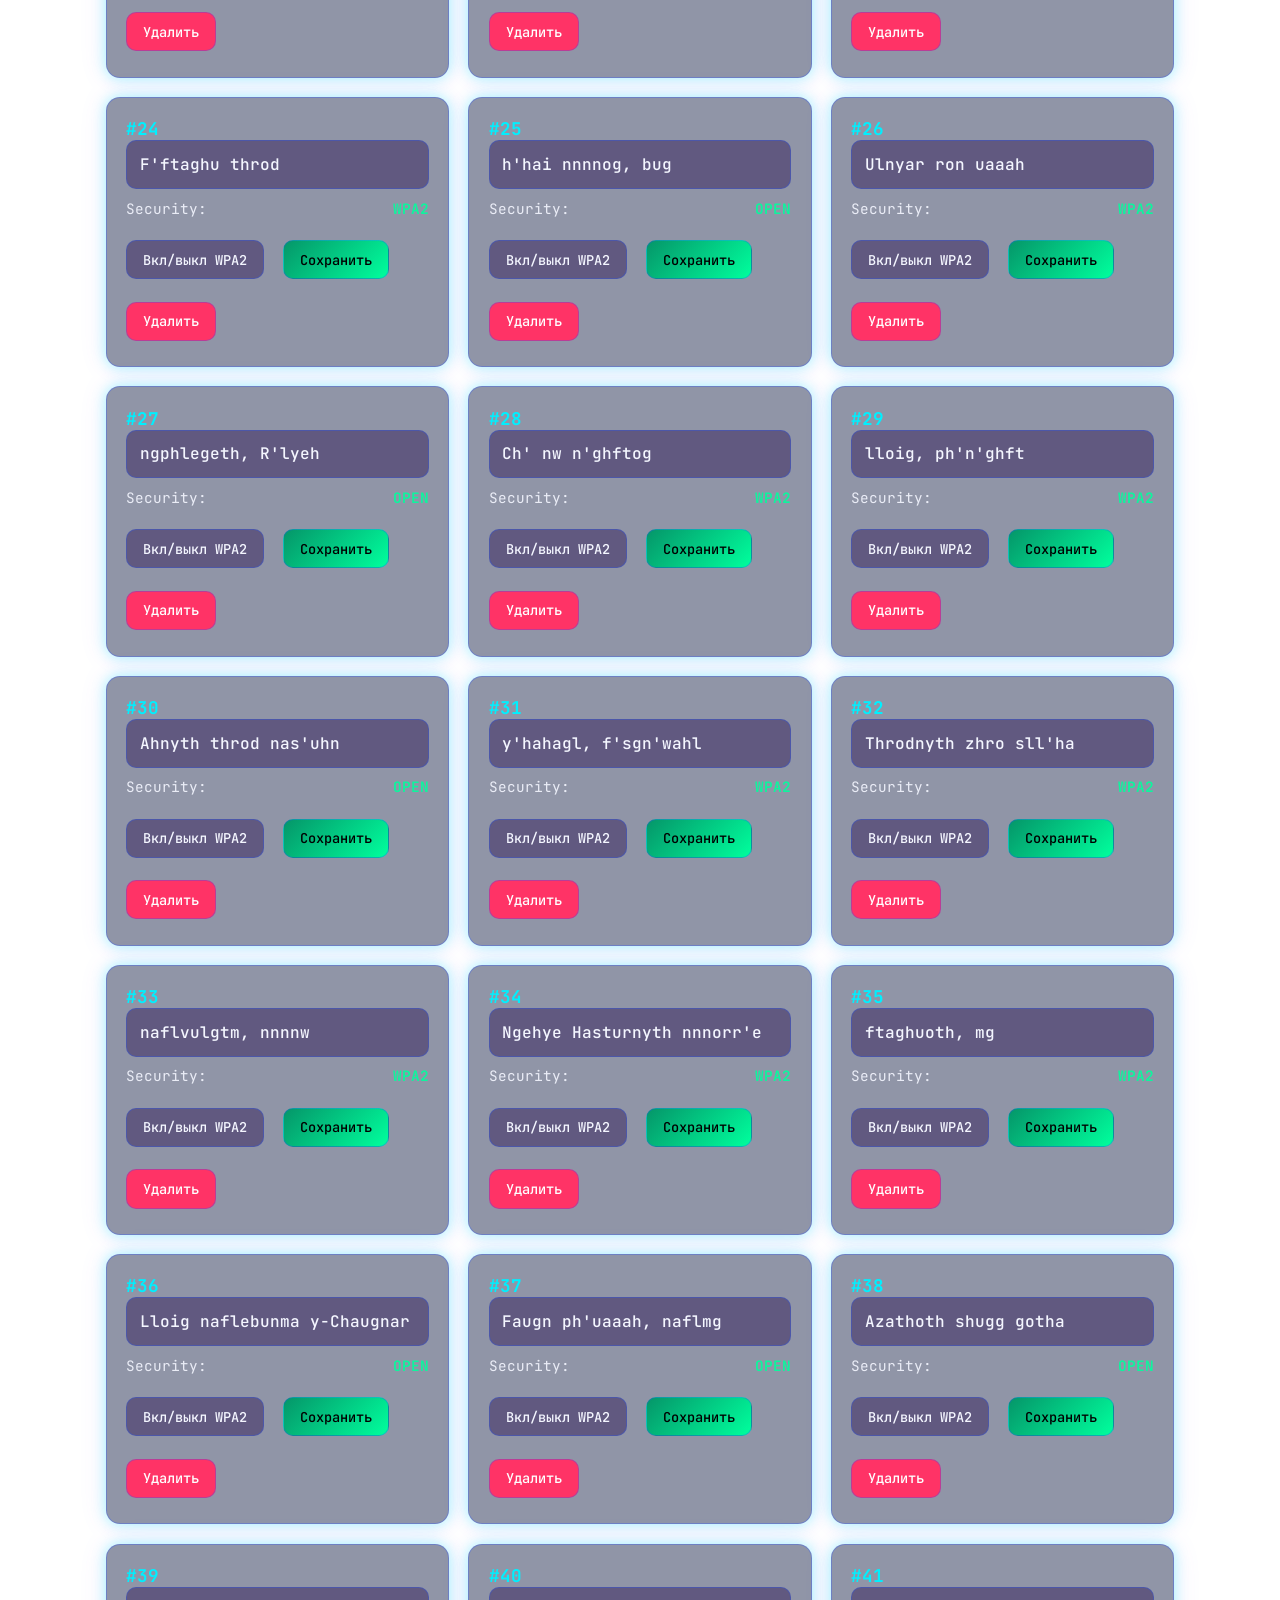
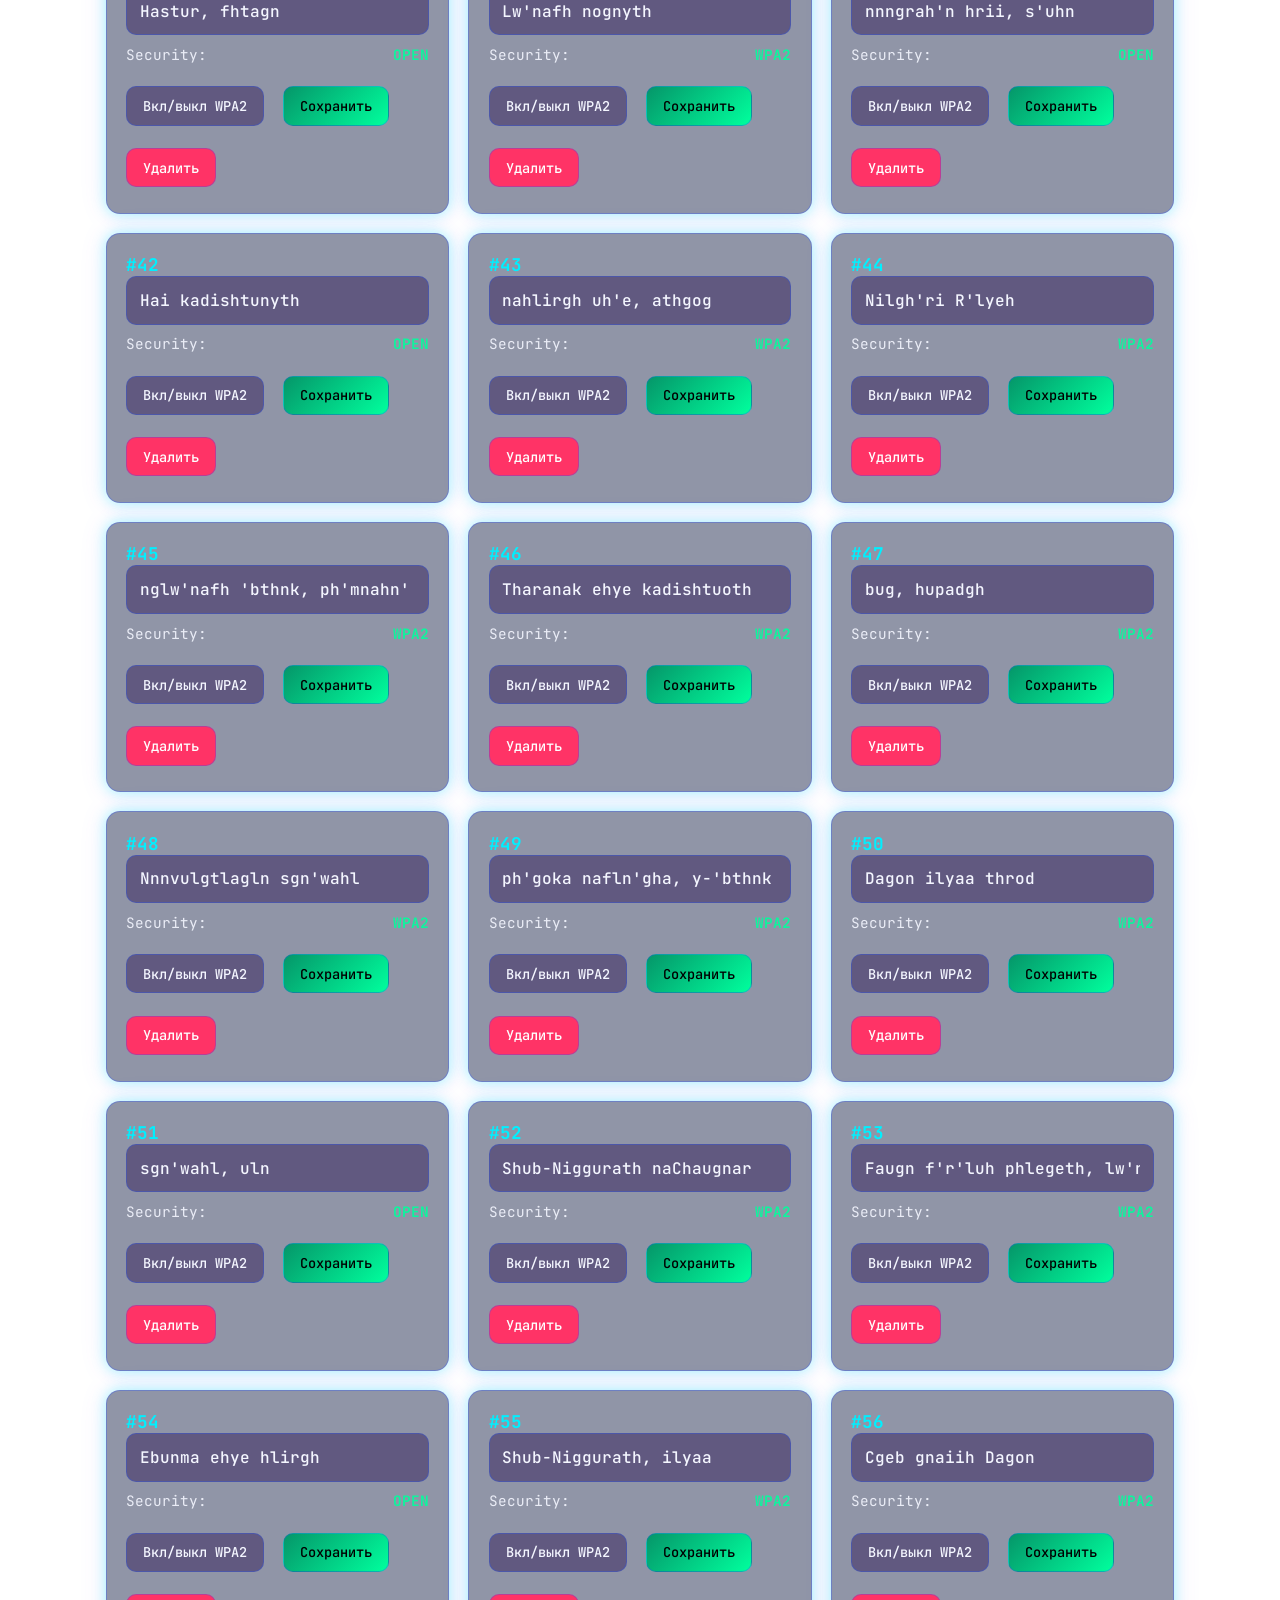
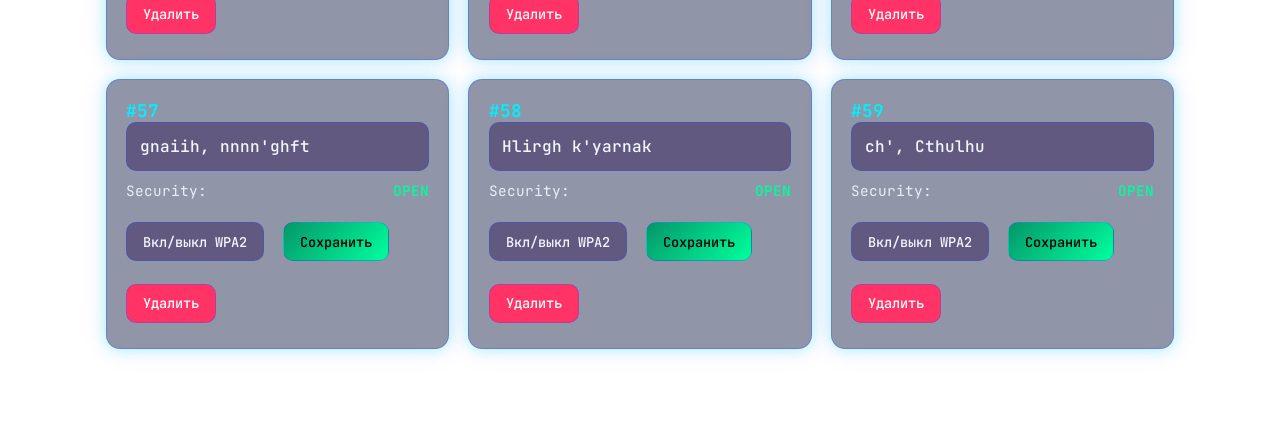
<file: web_interface/ssids.html>
<html lang=en>
<meta charset=UTF-8>
<meta name=viewport content="width=device-width, initial-scale=1.0, maximum-scale=1.0, user-scalable=no">
<meta name=theme-color content="#050a1b">
<meta name=description content="ESP8266 Deauther - SSID Manager">
<title>Deauther • SSIDs</title>
<link rel=preconnect href="https://fonts.googleapis.com">
<link rel=preconnect href="https://fonts.gstatic.com" crossorigin="">
<link
    href="https://fonts.googleapis.com/css2?family=JetBrains+Mono:wght@400;500;700&amp;family=Orbitron:wght@500;700;900&amp;display=swap"
    rel=stylesheet>
<link rel=stylesheet href=css/cicada_theme.css>
<style>
    .input-group {
        display: flex;
        flex-wrap: wrap;
        gap: 1rem;
        background: var(--glass);
        backdrop-filter: blur(15px);
        border: 1px solid var(--glass-border);
        border-radius: 16px;
        padding: 1.4rem;
        margin: 1.5rem 0;
        box-shadow: var(--glow);
    }

    .input-group>div {
        flex: 1 1 220px;
        min-width: 200px;
    }

    label {
        display: block;
        margin-bottom: 0.5rem;
        font-size: 0.95rem;
        color: var(--text-muted);
    }

    input[type="text"],
    input[type="number"] {
        width: 100%;
        padding: 0.8rem;
        background: rgba(50, 30, 90, 0.5);
        border: 1px solid var(--glass-border);
        border-radius: 10px;
        color: var(--text);
        font-family: inherit;
        font-size: 1rem;
    }

    input[type="text"]::placeholder {
        color: var(--text-muted);
    }

    .checkbox-container {
        display: flex;
        align-items: center;
        gap: 0.8rem;
        margin-top: 0.5rem;
    }

    input[type="checkbox"] {
        width: 20px;
        height: 20px;
        accent-color: var(--neon-cyan);
    }

    button {
        background: rgba(50, 30, 90, 0.5);
        border: 1px solid var(--glass-border);
        border-radius: 10px;
        color: var(--text);
        padding: 0.8rem 1.5rem;
        font-family: inherit;
        font-size: 0.95rem;
        font-weight: 500;
        cursor: pointer;
        transition: all 0.25s ease;
        margin: 0.4rem 0.6rem 0.4rem 0;
    }

    button:hover {
        transform: translateY(-3px);
        box-shadow: 0 0 20px var(--accent-glow);
    }

    button.add {
        background: var(--success);
        color: #000;
    }

    button.clone {
        background: var(--neon-cyan);
        color: #000;
    }

    button.remove-all {
        background: var(--danger);
        color: white;
    }

    button.random {
        background: linear-gradient(90deg, #ff00aa, #a020f0);
        color: white;
    }

    .info {
        background: rgba(0, 240, 255, 0.08);
        border: 1px solid var(--neon-cyan);
        border-radius: 12px;
        padding: 1.2rem;
        margin: 1.5rem 0;
        font-size: 0.92rem;
        line-height: 1.6;
        backdrop-filter: blur(5px);
    }

    .section {
        margin: 2.5rem 0;
    }

    .section h2 {
        color: var(--neon-cyan);
        font-size: 1.5rem;
        margin-bottom: 1rem;
        text-shadow: 0 0 12px var(--accent-glow);
    }

    /* Список SSID в виде карточек */
    .ssid-grid {
        display: grid;
        grid-template-columns: repeat(auto-fill, minmax(280px, 1fr));
        gap: 1.2rem;
        margin: 2rem 0;
    }

    .ssid-card {
        background: var(--glass);
        backdrop-filter: blur(12px);
        border: 1px solid var(--glass-border);
        border-radius: 14px;
        padding: 1.2rem;
        box-shadow: var(--glow);
        transition: all 0.3s ease;
        position: relative;
    }

    .ssid-card:hover {
        transform: translateY(-6px);
        box-shadow: 0 12px 30px rgba(160, 32, 240, 0.22);
    }

    .ssid-name {
        font-size: 1.1rem;
        font-weight: bold;
        color: var(--neon-cyan);
        margin-bottom: 0.6rem;
        word-break: break-all;
    }

    .ssid-info {
        display: flex;
        justify-content: space-between;
        font-size: 0.9rem;
        opacity: 0.9;
    }

    .ssid-wpa {
        color: var(--success);
        font-weight: bold;
    }

    .ssid-actions {
        margin-top: 1rem;
        display: flex;
        gap: 0.6rem;
        flex-wrap: wrap;
    }

    .ssid-actions button {
        padding: 0.6rem 1rem;
        font-size: 0.85rem;
    }

    .mobile-only {
        display: none;
    }

    .desktop-only {
        display: inline;
    }

    .brand-mark {
        opacity: 0.9;
    }

    @media (max-width: 480px) {
        body {
            font-size: 0.84rem;
        }

        .container {
            padding: 0 0.7rem;
        }

        .menu a {
            font-size: 0.82rem;
            padding: 0.55rem 0.22rem;
        }

        .header {
            font-size: 1.5rem;
            margin: 0.85rem 0 1.05rem;
            letter-spacing: 1px;
        }

        .ssid-grid {
            grid-template-columns: 1fr;
            gap: 0.7rem;
            margin: 1rem 0;
        }

        .input-group {
            flex-direction: column;
            gap: 0.7rem;
            padding: 0.9rem;
            margin: 1rem 0;
            border-radius: 12px;
        }

        .input-group>div {
            flex: 0 0 auto;
            min-width: 0;
        }

        label {
            font-size: 0.82rem;
            margin-bottom: 0.32rem;
        }

        input[type="text"],
        input[type="number"] {
            padding: 0.62rem;
            font-size: 0.82rem;
        }

        .checkbox-container {
            gap: 0.55rem;
        }

        input[type="checkbox"] {
            width: 17px;
            height: 17px;
        }

        button {
            padding: 0.58rem 0.82rem;
            font-size: 0.78rem;
            margin: 0.28rem 0.25rem 0.28rem 0;
        }

        .info {
            padding: 0.85rem;
            margin: 1rem 0;
            font-size: 0.8rem;
            line-height: 1.42;
        }

        .section {
            margin: 1.5rem 0;
        }

        .section h2 {
            font-size: 1.05rem;
            margin-bottom: 0.7rem;
        }

        .ssid-card {
            border-radius: 12px;
            padding: 0.82rem;
        }

        .ssid-name {
            font-size: 0.9rem;
            margin-bottom: 0.45rem;
        }

        .ssid-info {
            font-size: 0.76rem;
        }

        .ssid-actions {
            margin-top: 0.7rem;
            gap: 0.4rem;
        }

        .ssid-actions button {
            padding: 0.42rem 0.65rem;
            font-size: 0.72rem;
        }

        .mobile-only {
            display: inline;
        }

        .desktop-only {
            display: none;
        }

        .brand-mark {
            display: none;
        }
    }

    @media (max-width: 390px) {
        body {
            font-size: 0.8rem;
        }

        .container {
            padding: 0 0.58rem;
        }

        .menu a {
            font-size: 0.76rem;
            padding: 0.5rem 0.14rem;
        }

        .header {
            font-size: 1.18rem;
            margin: 0.7rem 0 0.9rem;
        }

        .input-group,
        .info,
        .ssid-card {
            padding: 0.72rem;
        }

        .input-group>div {
            flex: 0 0 auto;
            min-width: 0;
        }

        .section h2 {
            font-size: 0.96rem;
        }

        button,
        input[type="text"],
        input[type="number"] {
            font-size: 0.72rem;
            padding: 0.42rem 0.58rem;
        }

        .ssid-name {
            font-size: 0.82rem;
        }

        .ssid-info,
        .ssid-actions button {
            font-size: 0.68rem;
        }
    }
</style>

<body onload="loadLang()">
    <canvas id=starsBg></canvas>
    <div class=bg-glow></div>
    <div class=bg-grid></div>
    <nav>
        <ul class=menu>
            <li><a href=scan>Скан</a>
            <li><a href=radar>Радар</a>
            <li><a href=ssids class=active>SSIDs</a>
            <li><a href=attack>Атаки</a>
            <li><a href=settings>Настройки</a>
            <li><a href=info>Инфо</a>
        </ul>
    </nav>
    <div class=container>
        <h1 class=header>꧁༺𝓒𝓲𝓬𝓪𝓭𝓪3301༻꧂</h1>
        <h1 class=header>SSIDs</h1>
        <div class=input-group>
            <div> <label for=ssid>SSID</label> <input type=text id=ssid placeholder="Введите SSID (макс. 32 символа)"
                    maxlength=32> </div>
            <div> <label>WPA2</label>
                <div class=checkbox-container> <input id=enc type=checkbox> <span>WPA2 защищён</span> </div>
            </div>
            <div> <label for=ssidListSize>Количество копий не больше 255</label> <input id=ssidListSize type=number value=100 min=1
                    max=255 onchange="setListSize()"> </div>
            <div> <label>Перезаписать существующие</label>
                <div class=checkbox-container> <input id=overwrite type=checkbox checked=""> <span>Затереть если
                        есть</span> </div>
            </div>
        </div>
        <div style="text-align:center; margin:1.5rem 0;"> <button onclick="add()" class=add><span
                    class=desktop-only>ДОБАВИТЬ SSID</span><span class=mobile-only>ДОБАВИТЬ</span></button> <button
                onclick="addSelected()" class=clone><span class=desktop-only>КЛОН. ВЫБР. АП</span><span
                    class=mobile-only>КЛОНИРОВАТЬ</span></button> <button onclick="load()" class=reload><span
                    class=desktop-only>ОБНОВИТЬ</span><span class=mobile-only>ОБНОВИТЬ</span></button> <button
                onclick="removeAll()" class=remove-all><span class=desktop-only>УДАЛИТЬ ВСЕ SSID</span><span
                    class=mobile-only>СТЕРЕТЬ</span></button> </div>
        <div class=info> <strong style="color:var(--neon-cyan);">INFO:</strong><br><br> <span class=desktop-only>→
                Список используется для атак Маячок и Зондирования<br> → Макс. длина SSID: 32 символа<br> → После
                редактирования — не забудьте нажать Сохранить<br> → После клонирования АП — нажмите Обновить<br><br>
                <small>Ошибка? Перезагрузите страницу и проверьте серийный монитор.</small></span> <span
                class=mobile-only>→ Для Маячок/Зондир.<br>→ Макс 32 симв.<br>→ Сохраняйте после редактирования</span>
        </div>
        <div class=section>
            <h2>Случайный режим</h2>
            <div style="display:flex; flex-wrap:wrap; gap:1.5rem; align-items:center; margin:1rem 0;">
                <div> <label for=interval>Создавать каждые</label> <input id=interval type=number value=10 min=1 max=600
                        style="width:90px;"> сек. </div> <button onclick="enableRandom()" id=randomBtn
                    class=random><span class=desktop-only>СЛУЧАЙ. РЕЖИМ ВКЛ</span><span
                        class=mobile-only>РАНДОМ</span></button>
            </div>
            <p style="opacity:0.85; font-size:0.92rem;"> Случайный режим будет автоматически генерировать новые
                случайные SSID через заданный интервал.<br> Полезен для непрерывной атаки Маячок или тестирования. </p>
        </div>
        <div class=section>
            <h2>Список SSID</h2>
            <div class=ssid-grid id=ssidTable></div>
        </div>
    </div>
    <script src="js/theme_bg.js"></script>
    <script src="js/site.js"></script>
    <script src="js/ssids.js"></script>
</file>
<file: web_interface/css/cicada_theme.css>
/* Cicada3301 — shared cyberpunk theme (Scan reference) */
:root {
    --bg-deep: #050a1b;
    --bg: radial-gradient(900px 500px at 12% -8%, rgba(34, 85, 255, 0.22) 0%, transparent 58%),
        radial-gradient(760px 420px at 92% 6%, rgba(122, 92, 255, 0.20) 0%, transparent 55%),
        radial-gradient(1000px 620px at 50% 108%, rgba(0, 240, 255, 0.12) 0%, transparent 62%),
        linear-gradient(180deg, #050a1b 0%, #070b22 42%, #050a1b 100%);
    --card-bg: rgba(10, 20, 50, 0.55);
    --card-border: rgba(34, 85, 255, 0.32);
    --neon-border: rgba(0, 240, 255, 0.38);
    --text: #f4f6ff;
    --text-muted: #9aa8d8;
    --accent: #00f0ff;
    --accent-glow: rgba(0, 240, 255, 0.35);
    --neon-cyan: #00f0ff;
    --accent-2: #7a5cff;
    --glass: rgba(10, 20, 60, 0.45);
    --glass-border: rgba(34, 85, 255, 0.32);
    --btn-glass: rgba(10, 20, 50, 0.62);
    --danger: #ff3366;
    --success: #00ff9d;
    --warning: #ffaa00;
    --gold: #d4af37;
    --glow: 0 0 14px var(--accent-glow), 0 0 28px rgba(122, 92, 255, 0.12);
}

* { margin: 0; padding: 0; box-sizing: border-box; }

body {
    font-family: 'JetBrains Mono', monospace;
    background: var(--bg);
    color: var(--text);
    font-size: 0.94rem;
    min-height: 100vh;
    background-attachment: fixed;
    padding-bottom: calc(88px + env(safe-area-inset-bottom, 0px));
    overflow-x: hidden;
}

#starsBg {
    position: fixed;
    inset: 0;
    width: 100%;
    height: 100%;
    z-index: 0;
    pointer-events: none;
    opacity: 0.95;
    filter: saturate(1.05);
}

.bg-glow {
    position: fixed;
    inset: -30vh -30vw;
    z-index: 0;
    pointer-events: none;
    background:
        radial-gradient(closest-side at 20% 25%, rgba(0,240,255,0.16) 0%, transparent 68%),
        radial-gradient(closest-side at 78% 28%, rgba(122,92,255,0.18) 0%, transparent 70%),
        radial-gradient(closest-side at 55% 82%, rgba(0,240,255,0.12) 0%, transparent 72%);
    animation: bgFloat 14s ease-in-out infinite;
    mix-blend-mode: screen;
}

@keyframes bgFloat {
    0%, 100% { transform: translate3d(0,0,0) scale(1); opacity: 0.9; }
    50% { transform: translate3d(1.2vw, -1.0vh, 0) scale(1.02); opacity: 1; }
}

.bg-grid {
    position: fixed;
    left: -20%;
    right: -20%;
    bottom: -8vh;
    height: 48vh;
    z-index: 0;
    pointer-events: none;
    background:
        linear-gradient(rgba(0, 240, 255, 0.14) 1px, transparent 1px),
        linear-gradient(90deg, rgba(0, 240, 255, 0.10) 1px, transparent 1px);
    background-size: 42px 42px;
    transform: perspective(520px) rotateX(62deg);
    transform-origin: center bottom;
    opacity: 0.55;
    mask-image: linear-gradient(to top, rgba(0,0,0,0.95) 0%, transparent 88%);
    -webkit-mask-image: linear-gradient(to top, rgba(0,0,0,0.95) 0%, transparent 88%);
}

nav, .container, .footer-mark, .auth-wrap { position: relative; z-index: 2; }

nav {
    position: fixed;
    top: 0;
    left: 0;
    right: 0;
    background: rgba(15, 15, 35, 0.75);
    backdrop-filter: blur(10px);
    border-bottom: 1px solid var(--card-border);
    z-index: 1000;
    padding: 0.8rem 1rem;
}

.menu {
    display: flex;
    justify-content: space-around;
    list-style: none;
    align-items: stretch;
}

.menu li { flex: 1; min-width: 0; text-align: center; }

.menu a {
    display: block;
    color: var(--text-muted);
    text-decoration: none;
    font-weight: 500;
    padding: 0.6rem 1rem;
    border-radius: 12px;
    transition: all 0.3s;
    font-size: 0.92rem;
    line-height: 1.2;
}

.menu a:hover,
.menu a.active {
    color: var(--accent);
    background: var(--glass);
    box-shadow: var(--glow);
    text-shadow: 0 0 10px var(--accent);
}

@media (max-width: 768px) {
    nav {
        top: auto;
        bottom: 0;
        border-bottom: none;
        border-top: 1px solid var(--card-border);
        padding: 0.65rem 0.35rem;
        padding-bottom: calc(0.65rem + env(safe-area-inset-bottom, 0px));
    }
    .menu { flex-wrap: nowrap; }
    .menu a { font-size: 0.92rem; padding: 0.62rem 0.35rem; }
    body {
        padding-bottom: calc(88px + env(safe-area-inset-bottom, 0px));
        padding-top: 0;
    }
}

@media (min-width: 769px) {
    body { padding-top: 0; padding-bottom: 40px; }
}

.container {
    max-width: 1100px;
    margin: 80px auto 40px;
    padding: 0 1rem;
}

@media (max-width: 768px) {
    .container { margin: 1rem auto 2rem; }
}

.header {
    font-family: 'Orbitron', sans-serif;
    font-size: 1.2rem;
    text-align: center;
    margin: 1.2rem 0 1.8rem;
    color: var(--neon-cyan);
    text-shadow: 0 0 15px var(--accent-glow), 0 0 30px var(--accent-glow);
    letter-spacing: 2px;
    line-height: 1.15;
    word-break: break-word;
}

h1.header:first-of-type {
    color: var(--gold);
    text-shadow: 0 0 20px rgba(212, 175, 55, 0.5);
}

.footer-mark { margin: 2rem 0 1rem; }

button,
select,
input[type="number"],
input[type="text"],
input[type="password"],
input[type="email"],
textarea {
    padding: 0.8rem 1.2rem;
    border-radius: 12px;
    font-family: inherit;
    font-weight: 500;
    cursor: pointer;
    transition: all 0.3s;
    background: var(--glass);
    color: var(--text);
    border: 1px solid var(--card-border);
}

input[type="text"],
input[type="password"],
input[type="number"],
input[type="email"],
textarea,
select {
    cursor: text;
    width: 100%;
    max-width: 100%;
}

button:hover {
    background: var(--accent);
    color: #000;
    box-shadow: 0 0 20px var(--accent-glow);
    transform: translateY(-2px);
}

button.red { background: var(--danger); color: #fff; }
button.green { background: linear-gradient(135deg, #059669, var(--success)); color: #000; }
button.orange { background: linear-gradient(135deg, #ea580c, #f59e0b); color: #fff; }
button.purple { background: linear-gradient(135deg, #5b21b6, #6366f1, #22d3ee); color: #fff; border: 1px solid rgba(122,92,255,0.45); }
button.cyan { background: linear-gradient(135deg, #0891b2, var(--accent)); color: #000; }

.glass-panel,
.panel-glass {
    background: var(--btn-glass);
    border: 1px solid var(--neon-border);
    border-radius: 16px;
    padding: 1rem;
    box-shadow: 0 0 22px rgba(34, 85, 255, 0.14), inset 0 0 20px rgba(0, 240, 255, 0.05);
    backdrop-filter: blur(12px);
}

.glass-btn {
    border-radius: 18px;
    padding: 1rem 1.15rem;
    font-size: 1.02rem;
    background: linear-gradient(180deg, rgba(0, 240, 255, 0.10), rgba(0, 0, 0, 0.18));
    border: 1px solid rgba(140, 120, 255, 0.30);
    box-shadow: 0 0 22px rgba(0, 240, 255, 0.20), inset 0 0 22px rgba(160, 80, 255, 0.10);
}

.section { margin: 2rem 0; }

.section h2 {
    color: var(--accent);
    margin-bottom: 1rem;
    font-size: 1.2rem;
    text-shadow: 0 0 10px var(--accent-glow);
}

.info-box {
    background: rgba(255, 51, 102, 0.08);
    border: 1px solid rgba(255, 51, 102, 0.35);
    border-radius: 14px;
    padding: 1rem;
    margin: 1rem 0;
    font-size: 0.9rem;
    line-height: 1.6;
}

.info-box.ok {
    background: rgba(0, 255, 157, 0.06);
    border-color: rgba(0, 255, 157, 0.35);
}

.card-container {
    display: grid;
    grid-template-columns: repeat(auto-fill, minmax(300px, 1fr));
    gap: 1rem;
}

.card {
    background: var(--card-bg);
    backdrop-filter: blur(10px);
    border: 1px solid var(--card-border);
    border-radius: 16px;
    padding: 0.95rem;
    box-shadow: var(--glow);
    transition: all 0.3s;
}

.card:hover {
    transform: translateY(-4px);
    box-shadow: 0 12px 30px rgba(0, 240, 255, 0.15);
}

.card.selected {
    border-color: var(--success);
    box-shadow: 0 0 18px rgba(0, 255, 157, 0.35);
}

.select-btns {
    display: flex;
    flex-wrap: wrap;
    gap: 0.5rem;
    justify-content: center;
    margin: 1rem 0;
}

.tools-panel,
.toolbar {
    display: flex;
    flex-wrap: wrap;
    gap: 0.65rem;
    align-items: center;
    justify-content: center;
    margin: 1rem 0;
    padding: 0.85rem;
    border-radius: 14px;
    background: var(--btn-glass);
    border: 1px solid var(--neon-border);
    backdrop-filter: blur(10px);
}

.setting-card {
    background: var(--card-bg);
    border: 1px solid var(--card-border);
    border-radius: 14px;
    padding: 1rem;
    margin-bottom: 1rem;
    box-shadow: var(--glow);
}

.setting-title {
    font-weight: 700;
    color: var(--accent);
    text-transform: uppercase;
    font-size: 0.85rem;
    margin-bottom: 0.35rem;
}

.setting-desc {
    color: var(--text-muted);
    font-size: 0.8rem;
    margin-bottom: 0.75rem;
    line-height: 1.5;
}

.hint { color: var(--text-muted); font-size: 0.8rem; }

table {
    width: 100%;
    border-collapse: collapse;
}

th, td {
    padding: 0.5rem;
    border-bottom: 1px solid rgba(34, 85, 255, 0.2);
    text-align: left;
}

label { color: var(--text-muted); }

.checkbox-label {
    display: flex;
    align-items: center;
    gap: 0.5rem;
    cursor: pointer;
}

/* Auth page */
body.auth-page {
    display: flex;
    align-items: center;
    justify-content: center;
    min-height: 100vh;
    padding: 1rem;
    padding-bottom: 1rem;
}

.auth-wrap {
    width: min(420px, 100%);
}

.auth-card {
    background: var(--btn-glass);
    border: 1px solid var(--neon-border);
    border-radius: 18px;
    padding: 1.5rem;
    text-align: center;
    box-shadow: 0 0 32px rgba(0, 240, 255, 0.15), inset 0 0 24px rgba(122, 92, 255, 0.06);
    backdrop-filter: blur(14px);
}

.auth-card h1 {
    font-family: 'Orbitron', sans-serif;
    font-size: 1.35rem;
    color: var(--gold);
    text-shadow: 0 0 16px rgba(212, 175, 55, 0.45);
    margin-bottom: 0.5rem;
}

.auth-card p { color: var(--text-muted); font-size: 0.85rem; margin-bottom: 1rem; }

.auth-card label {
    display: block;
    text-align: center;
    margin: 0.75rem 0 0.35rem;
    font-size: 0.8rem;
}

.auth-card input[type="password"],
.auth-card input[type="text"] {
    text-align: center;
    background: rgba(5, 10, 28, 0.8);
    border: 1px solid rgba(34, 85, 255, 0.4);
}

.auth-card button {
    width: 100%;
    margin-top: 1rem;
    background: linear-gradient(135deg, #2563eb, #06b6d4);
    color: #fff;
    border: 1px solid rgba(0, 240, 255, 0.4);
}

.auth-msg { margin-top: 0.75rem; min-height: 1.2rem; font-size: 0.85rem; }
.auth-msg.err { color: var(--danger); }
.auth-msg.ok { color: var(--success); }

/* ——— Кастомный выбор (вместо системного select на телефоне) ——— */
.cyber-select-wrap {
    position: relative;
    width: 100%;
    margin-top: 0.4rem;
}

.cyber-select-native {
    position: absolute !important;
    width: 1px !important;
    height: 1px !important;
    opacity: 0 !important;
    pointer-events: none !important;
    margin: 0 !important;
    padding: 0 !important;
    border: 0 !important;
}

.cyber-select-trigger {
    display: flex;
    align-items: center;
    justify-content: space-between;
    gap: 0.65rem;
    width: 100%;
    padding: 0.75rem 1rem;
    border-radius: 12px;
    border: 1px solid rgba(34, 85, 255, 0.38);
    background: linear-gradient(145deg, rgba(8, 16, 42, 0.95), rgba(14, 10, 36, 0.92));
    color: var(--text);
    font-family: inherit;
    font-size: 0.88rem;
    font-weight: 600;
    cursor: pointer;
    box-shadow: 0 0 16px rgba(0, 240, 255, 0.1), inset 0 0 18px rgba(0, 240, 255, 0.04);
    transition: border-color 0.2s, box-shadow 0.2s, transform 0.2s;
    text-align: left;
}

.cyber-select-trigger:hover,
.cyber-select-trigger:focus {
    border-color: rgba(0, 240, 255, 0.55);
    box-shadow: 0 0 22px rgba(0, 240, 255, 0.22);
    transform: none;
    background: linear-gradient(145deg, rgba(10, 22, 52, 0.98), rgba(18, 12, 42, 0.95));
    color: var(--text);
}

.cyber-select-chevron {
    flex-shrink: 0;
    width: 0.55rem;
    height: 0.55rem;
    border-right: 2px solid var(--accent);
    border-bottom: 2px solid var(--accent);
    transform: rotate(45deg) translateY(-2px);
    opacity: 0.85;
    box-shadow: 2px 2px 8px rgba(0, 240, 255, 0.35);
}

.cyber-picker-root {
    position: fixed;
    inset: 0;
    z-index: 19500;
    display: flex;
    align-items: flex-end;
    justify-content: center;
    padding: max(0.5rem, env(safe-area-inset-bottom)) max(0.65rem, env(safe-area-inset-right)) max(0.65rem, env(safe-area-inset-left)) max(0.65rem, env(safe-area-inset-left));
    opacity: 0;
    visibility: hidden;
    pointer-events: none;
    transition: opacity 0.28s ease, visibility 0.28s ease;
}

.cyber-picker-root.open {
    opacity: 1;
    visibility: visible;
    pointer-events: auto;
}

.cyber-picker-backdrop {
    position: absolute;
    inset: 0;
    background: rgba(2, 6, 18, 0.78);
    backdrop-filter: blur(10px);
    -webkit-backdrop-filter: blur(10px);
}

.cyber-picker-sheet {
    position: relative;
    z-index: 1;
    width: min(100%, 420px);
    max-height: min(72vh, 520px);
    display: flex;
    flex-direction: column;
    border-radius: 20px 20px 16px 16px;
    border: 1px solid rgba(120, 80, 255, 0.45);
    background: linear-gradient(165deg, rgba(12, 18, 48, 0.98), rgba(8, 10, 28, 0.99));
    box-shadow: 0 0 40px rgba(0, 240, 255, 0.15), 0 -8px 40px rgba(0, 0, 0, 0.5);
    transform: translateY(100%);
    transition: transform 0.32s cubic-bezier(0.16, 1, 0.3, 1);
    overflow: hidden;
}

.cyber-picker-root.open .cyber-picker-sheet {
    transform: translateY(0);
}

.cyber-picker-head {
    flex-shrink: 0;
    padding: 1rem 1.1rem 0.65rem;
    border-bottom: 1px solid rgba(0, 240, 255, 0.12);
    text-align: center;
}

.cyber-picker-title {
    font-family: 'Orbitron', sans-serif;
    font-size: 0.82rem;
    font-weight: 700;
    letter-spacing: 0.1em;
    text-transform: uppercase;
    color: var(--accent);
    text-shadow: 0 0 12px rgba(0, 240, 255, 0.35);
}

.cyber-picker-list {
    flex: 1;
    min-height: 0;
    overflow-y: auto;
    -webkit-overflow-scrolling: touch;
    padding: 0.35rem 0.5rem 0.65rem;
    background-image: 
        linear-gradient(rgba(12, 18, 48, 0.98) 0%, transparent 8%),
        linear-gradient(transparent 92%, rgba(12, 18, 48, 0.98) 100%);
    background-attachment: local, local;
    background-repeat: no-repeat;
    background-size: 100% 20px, 100% 20px;
    background-position: 0 0, 0 100%;
}

.cyber-picker-option {
    display: flex;
    align-items: center;
    justify-content: space-between;
    gap: 0.75rem;
    width: 100%;
    margin: 0.28rem 0;
    padding: 0.82rem 1rem;
    border: 1px solid rgba(34, 85, 255, 0.22);
    border-radius: 12px;
    background: rgba(6, 12, 32, 0.65);
    color: var(--text);
    font-family: inherit;
    font-size: 0.9rem;
    font-weight: 500;
    cursor: pointer;
    transition: border-color 0.2s, background 0.2s, box-shadow 0.2s, transform 0.15s;
    text-align: left;
}

.cyber-picker-option:hover,
.cyber-picker-option:focus {
    border-color: rgba(0, 240, 255, 0.45);
    background: rgba(0, 240, 255, 0.08);
    transform: none;
    color: var(--text);
    box-shadow: 0 0 16px rgba(0, 240, 255, 0.12);
}

.cyber-picker-option.selected {
    border-color: rgba(0, 240, 255, 0.65);
    background: linear-gradient(135deg, rgba(0, 240, 255, 0.14), rgba(122, 92, 255, 0.12));
    color: var(--accent);
    box-shadow: 0 0 20px rgba(0, 240, 255, 0.2);
}

.cyber-picker-mark {
    flex-shrink: 0;
    width: 1.1rem;
    height: 1.1rem;
    border-radius: 50%;
    border: 2px solid rgba(0, 240, 255, 0.35);
    position: relative;
}

.cyber-picker-option.selected .cyber-picker-mark {
    border-color: var(--accent);
    box-shadow: 0 0 10px rgba(0, 240, 255, 0.5);
}

.cyber-picker-option.selected .cyber-picker-mark::after {
    content: "";
    position: absolute;
    inset: 3px;
    border-radius: 50%;
    background: var(--accent);
    box-shadow: 0 0 8px var(--accent);
}

.cyber-picker-close {
    flex-shrink: 0;
    margin: 0 0.65rem 0.65rem;
    padding: 0.7rem;
    border-radius: 11px;
    border: 1px solid rgba(255, 51, 102, 0.4);
    background: rgba(255, 51, 102, 0.12);
    color: #ff88aa;
    font-family: 'Orbitron', sans-serif;
    font-size: 0.72rem;
    font-weight: 700;
    letter-spacing: 0.08em;
    text-transform: uppercase;
    cursor: pointer;
}

.cyber-picker-close:hover {
    background: rgba(255, 51, 102, 0.22);
    transform: none;
    color: #fff;
}

@media (min-width: 769px) {
    .cyber-picker-root {
        align-items: center;
        padding: 1rem;
    }

    .cyber-picker-sheet {
        border-radius: 18px;
        max-height: min(65vh, 480px);
        transform: scale(0.94) translateY(12px);
    }

    .cyber-picker-root.open .cyber-picker-sheet {
        transform: scale(1) translateY(0);
    }
}

/* Кастомный выбор файла */
.cyber-file-wrap {
    position: relative;
    margin: 0.75rem 0;
}

.cyber-file-input {
    position: absolute;
    width: 1px;
    height: 1px;
    opacity: 0;
    pointer-events: none;
}

.cyber-file-label {
    display: flex;
    align-items: center;
    gap: 0.75rem;
    padding: 0.85rem 1rem;
    border-radius: 12px;
    border: 1px dashed rgba(0, 240, 255, 0.35);
    background: rgba(6, 12, 32, 0.55);
    cursor: pointer;
    transition: border-color 0.2s, box-shadow 0.2s;
}

.cyber-file-label:hover {
    border-color: rgba(0, 240, 255, 0.6);
    box-shadow: 0 0 18px rgba(0, 240, 255, 0.15);
}

.cyber-file-btn {
    flex-shrink: 0;
    padding: 0.45rem 0.85rem;
    border-radius: 8px;
    background: linear-gradient(135deg, rgba(0, 240, 255, 0.2), rgba(122, 92, 255, 0.15));
    border: 1px solid rgba(0, 240, 255, 0.4);
    color: var(--accent);
    font-size: 0.78rem;
    font-weight: 700;
    letter-spacing: 0.04em;
}

.cyber-file-name {
    flex: 1;
    min-width: 0;
    font-size: 0.8rem;
    color: var(--text-muted);
    overflow: hidden;
    text-overflow: ellipsis;
    white-space: nowrap;
}

.cyber-file-name.has-file {
    color: var(--text);
}
</file>
